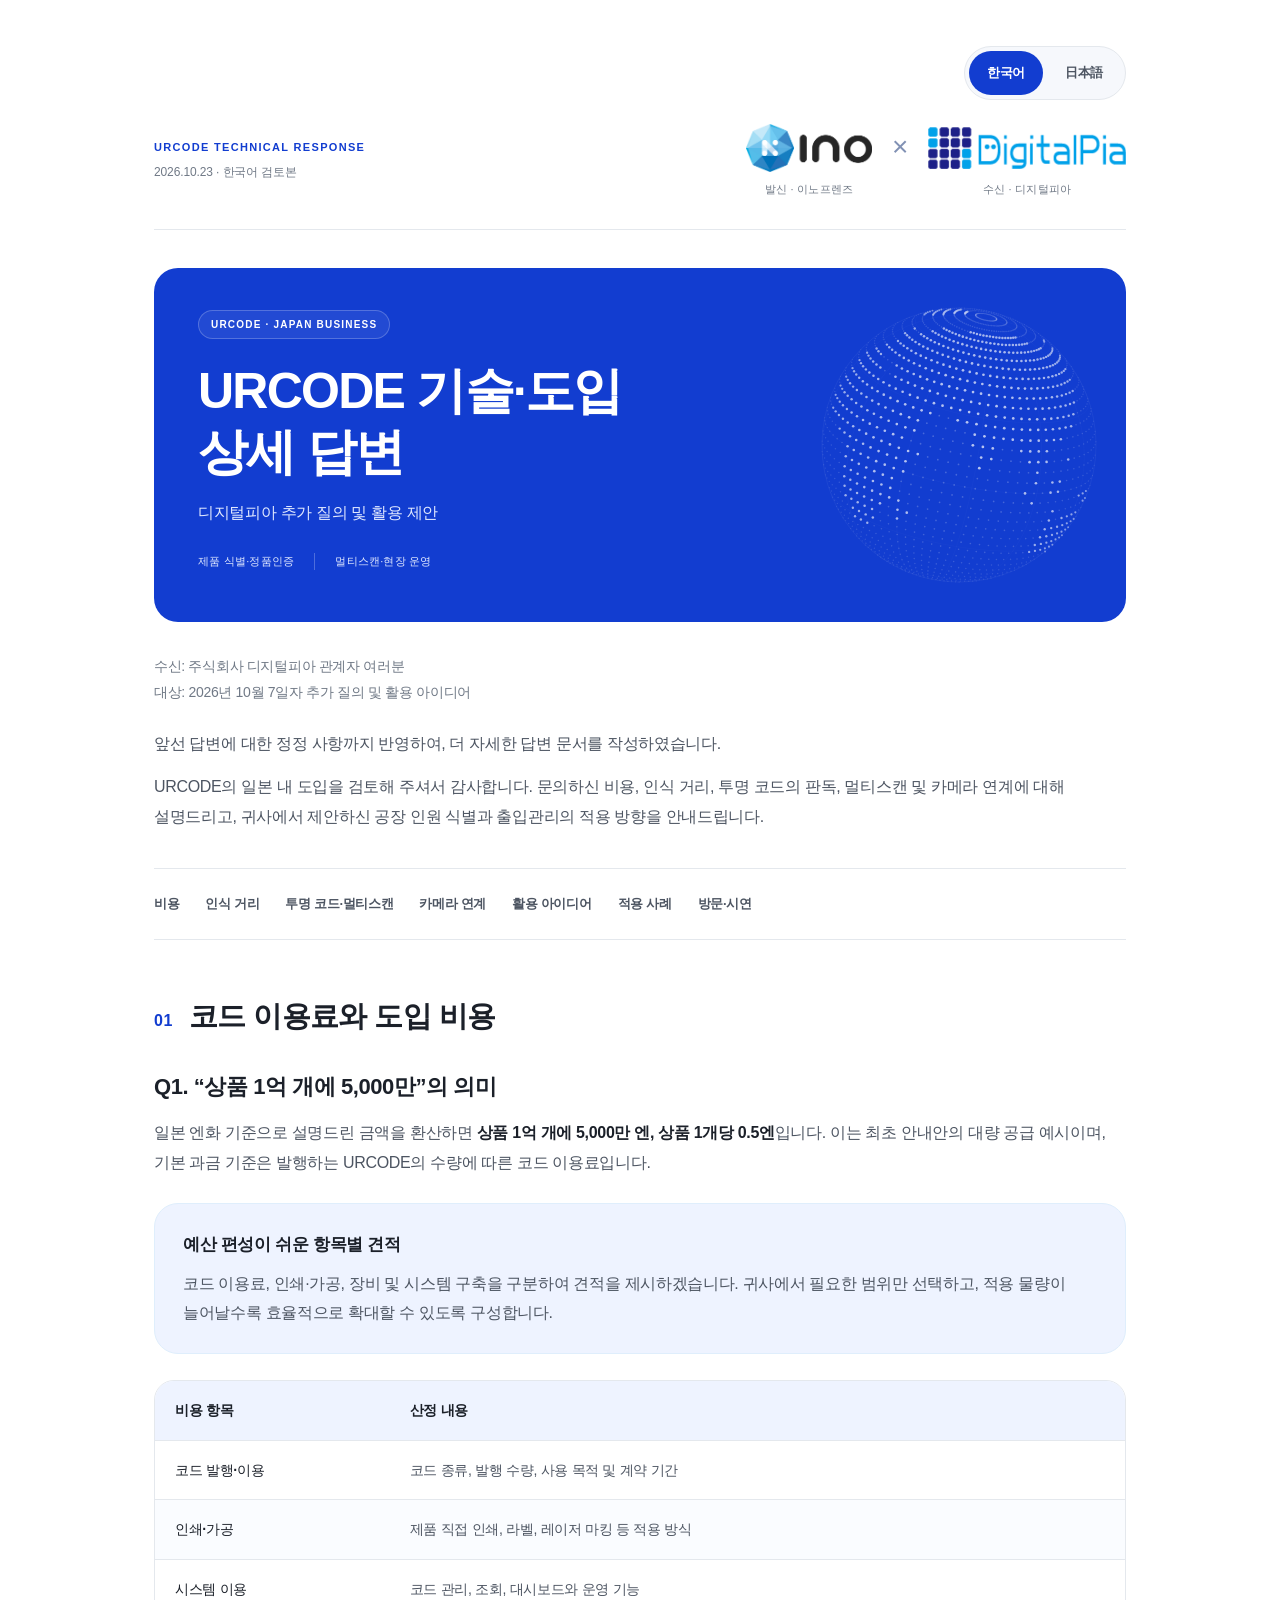
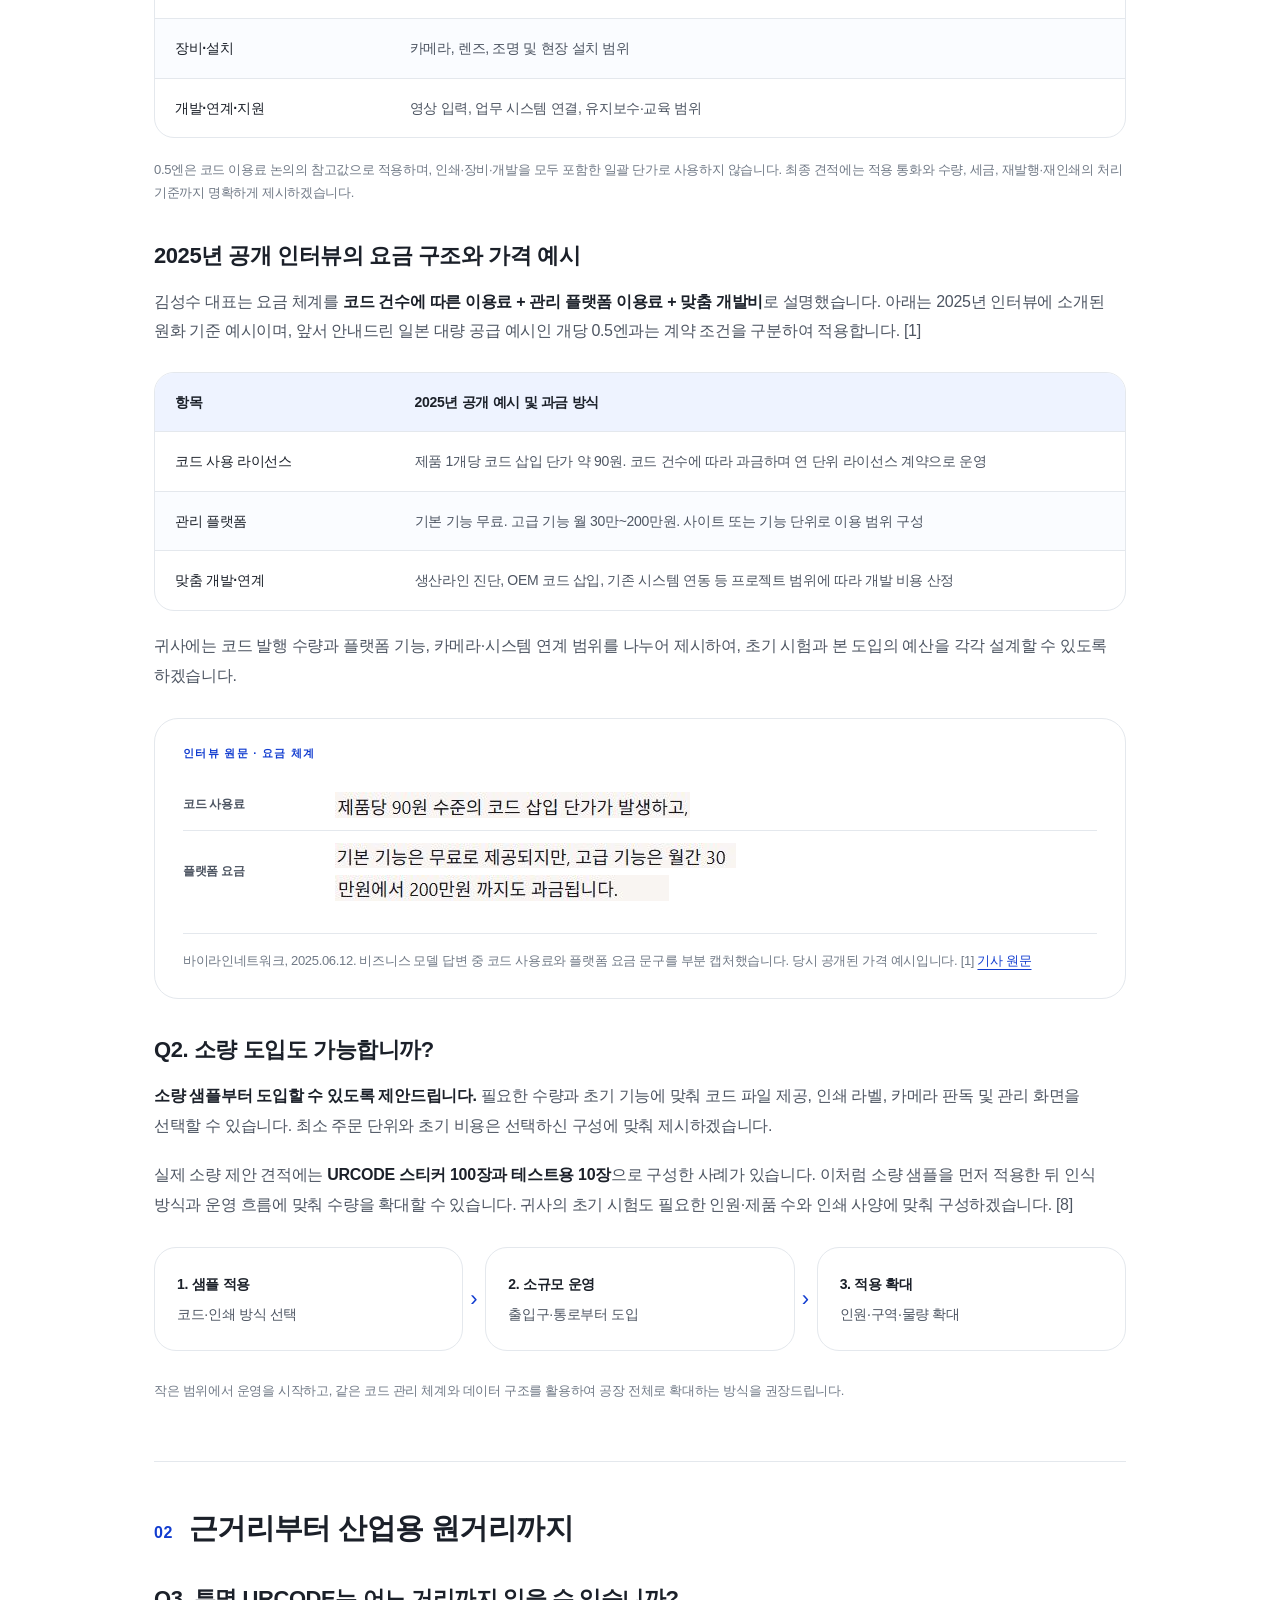
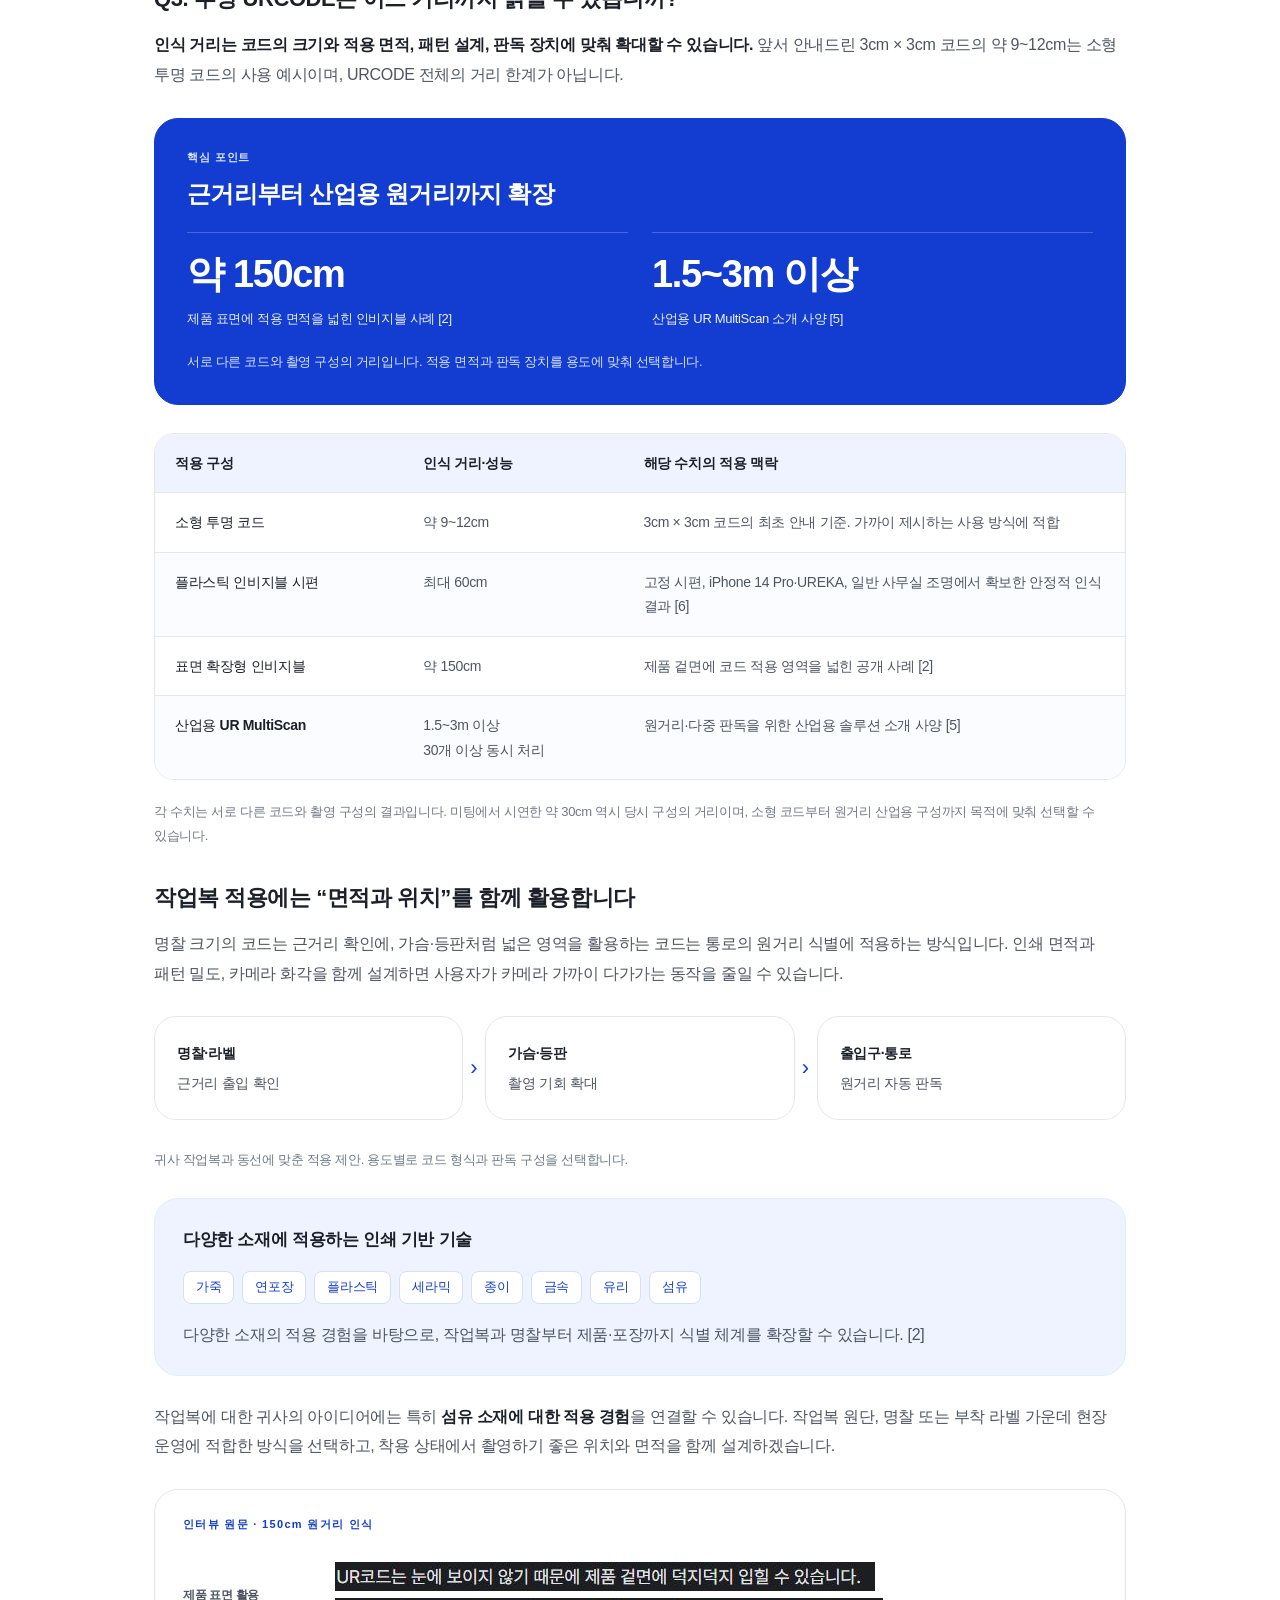
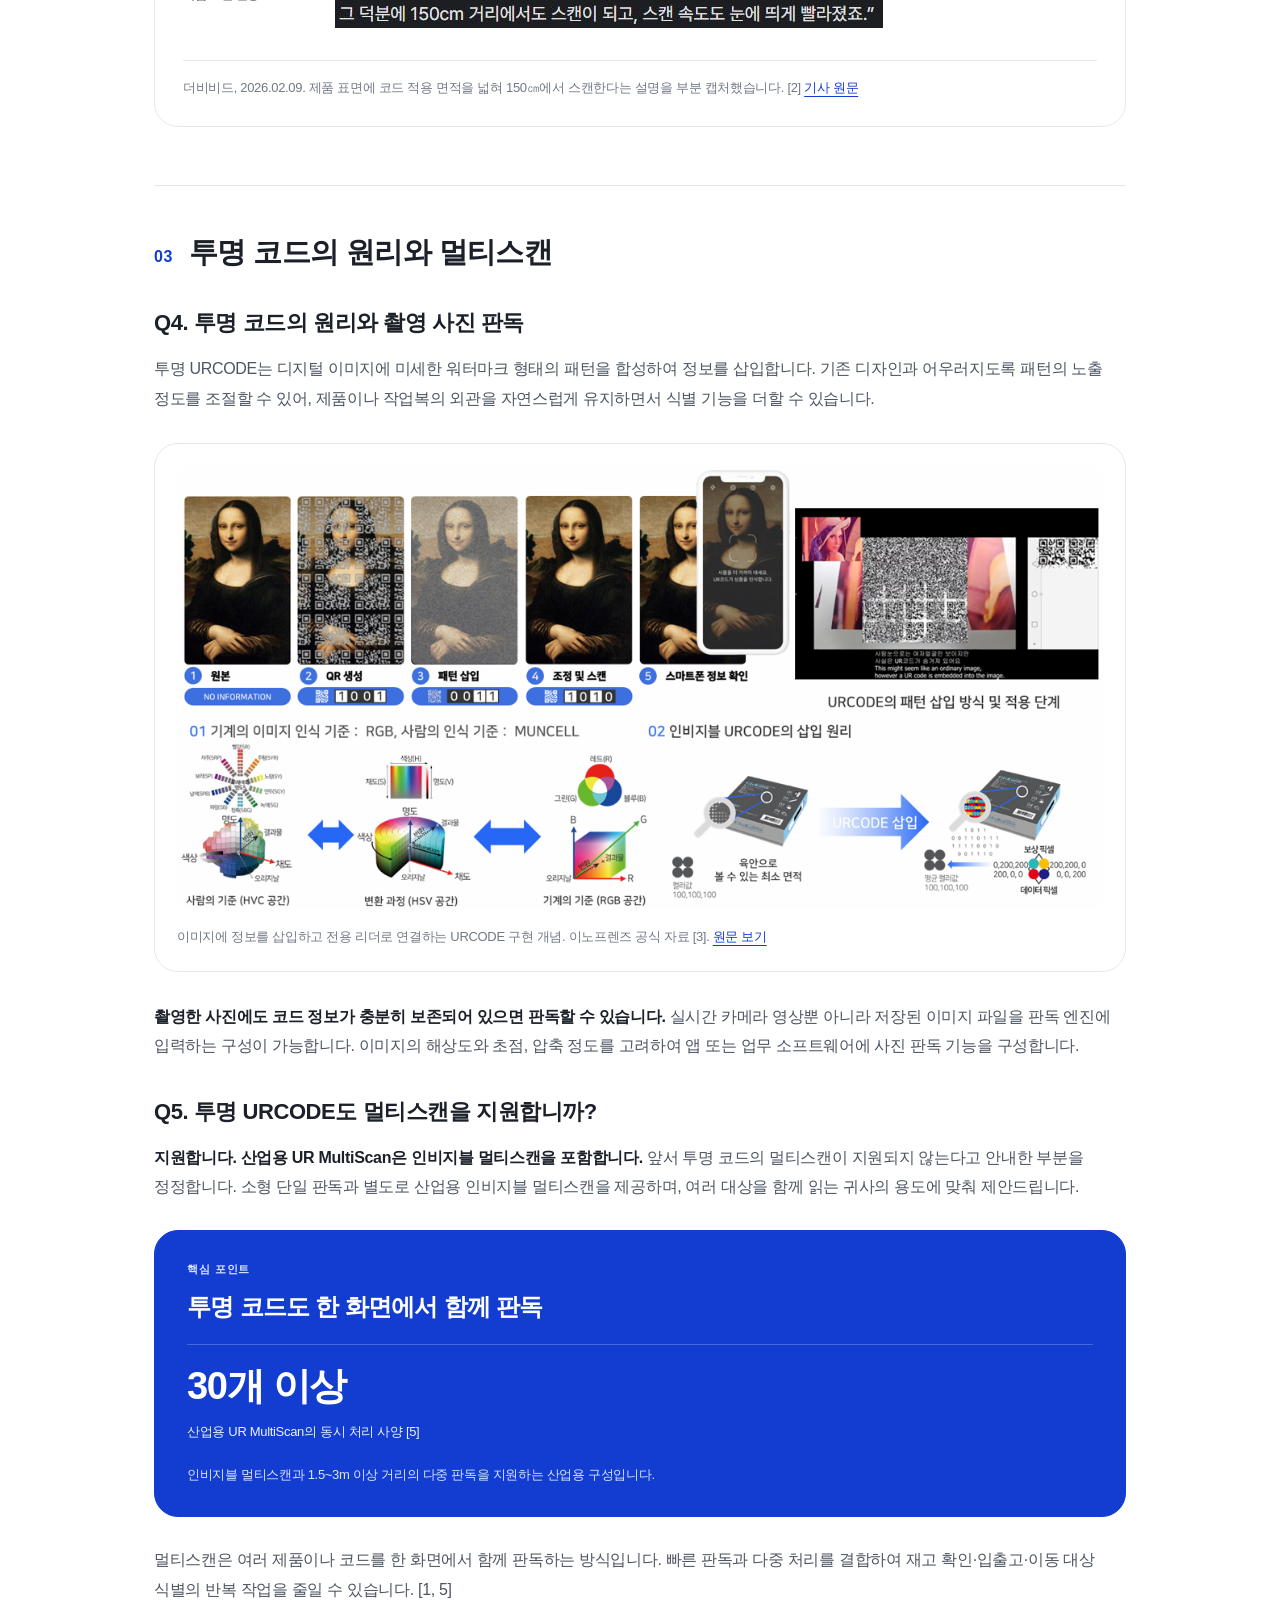
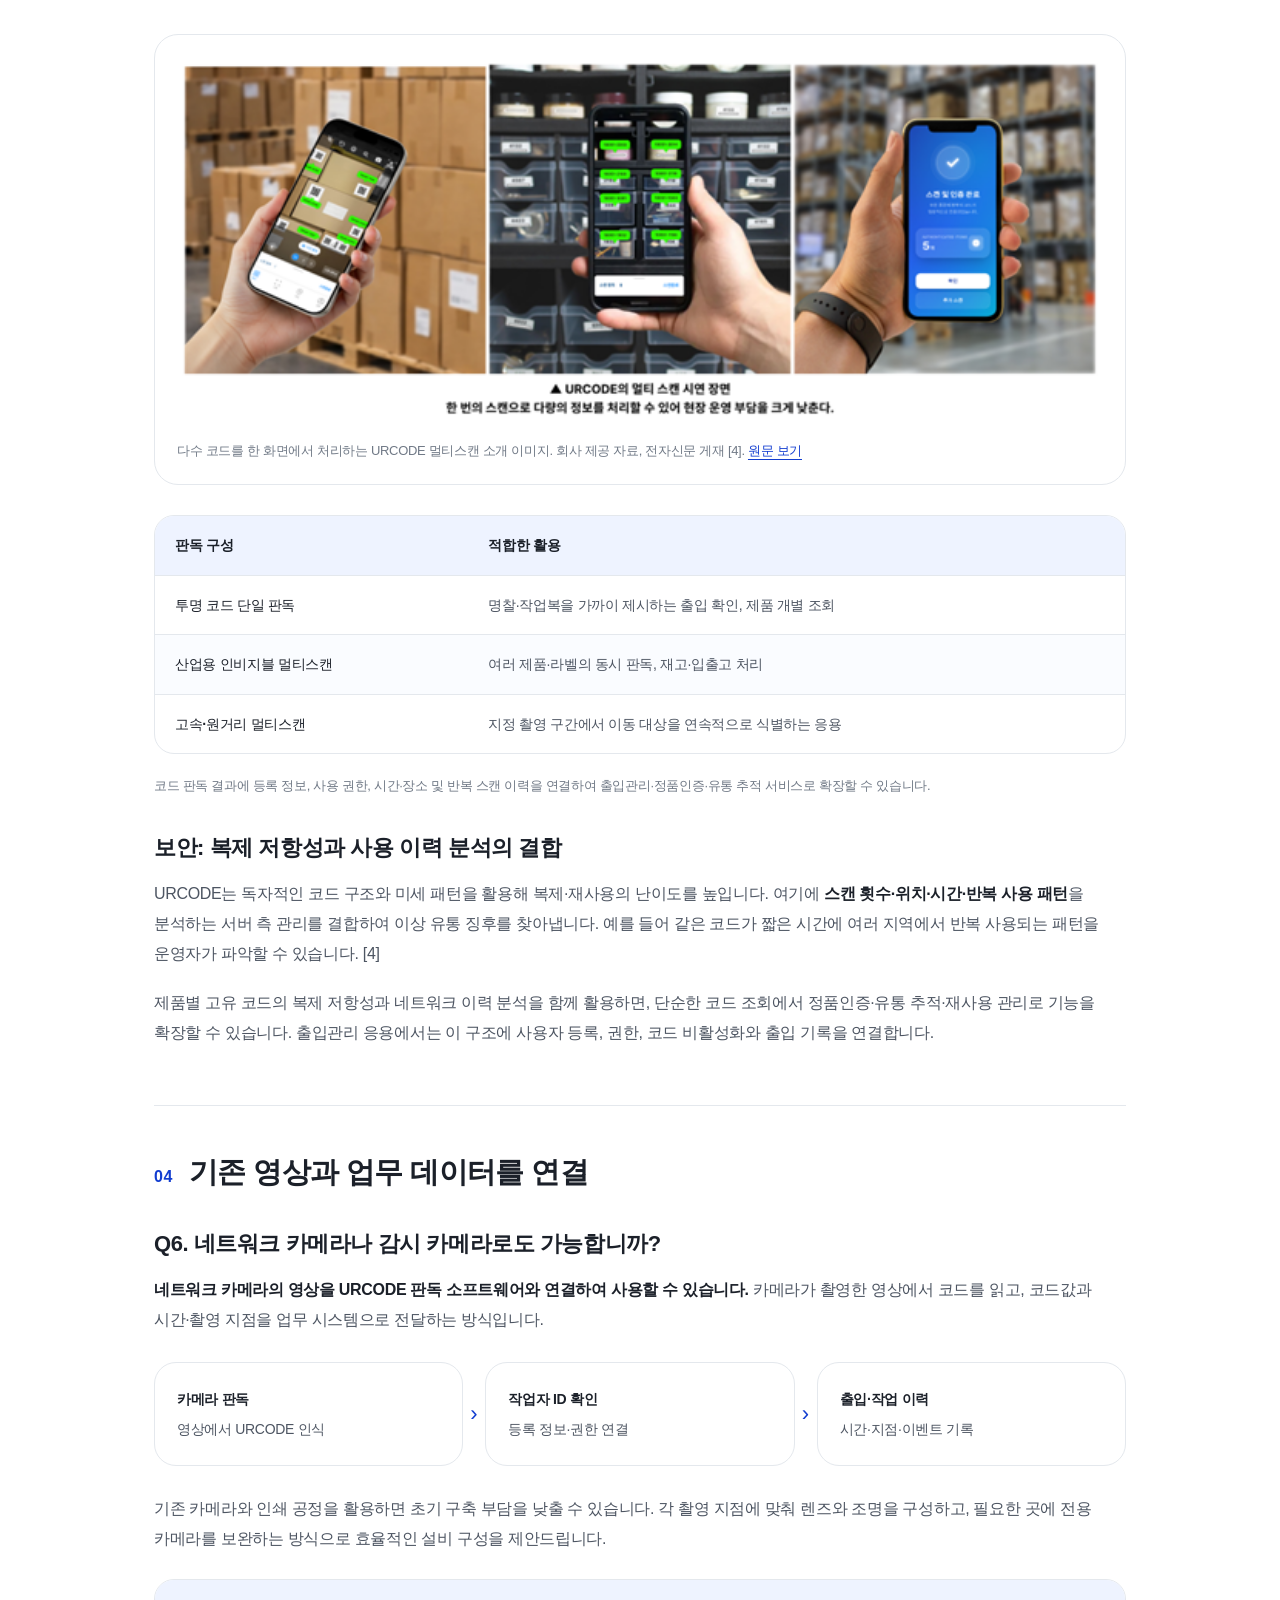
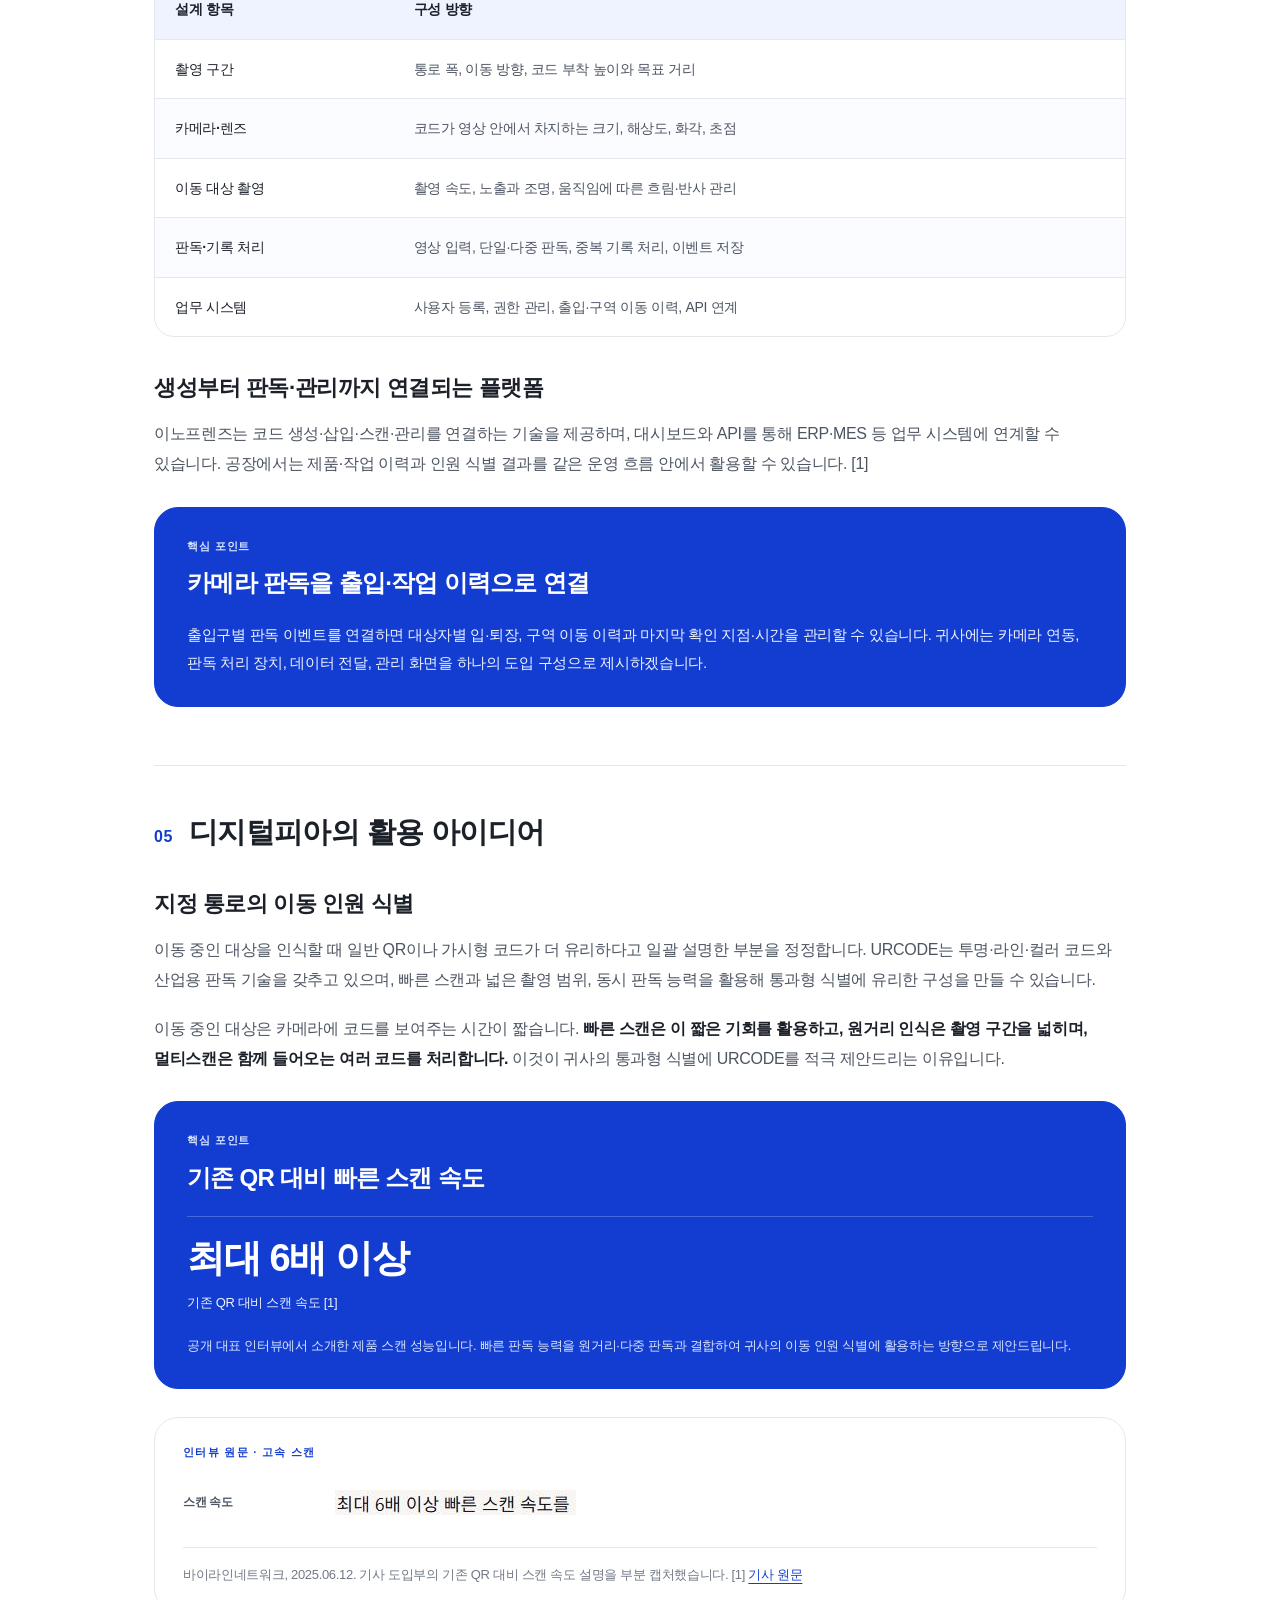
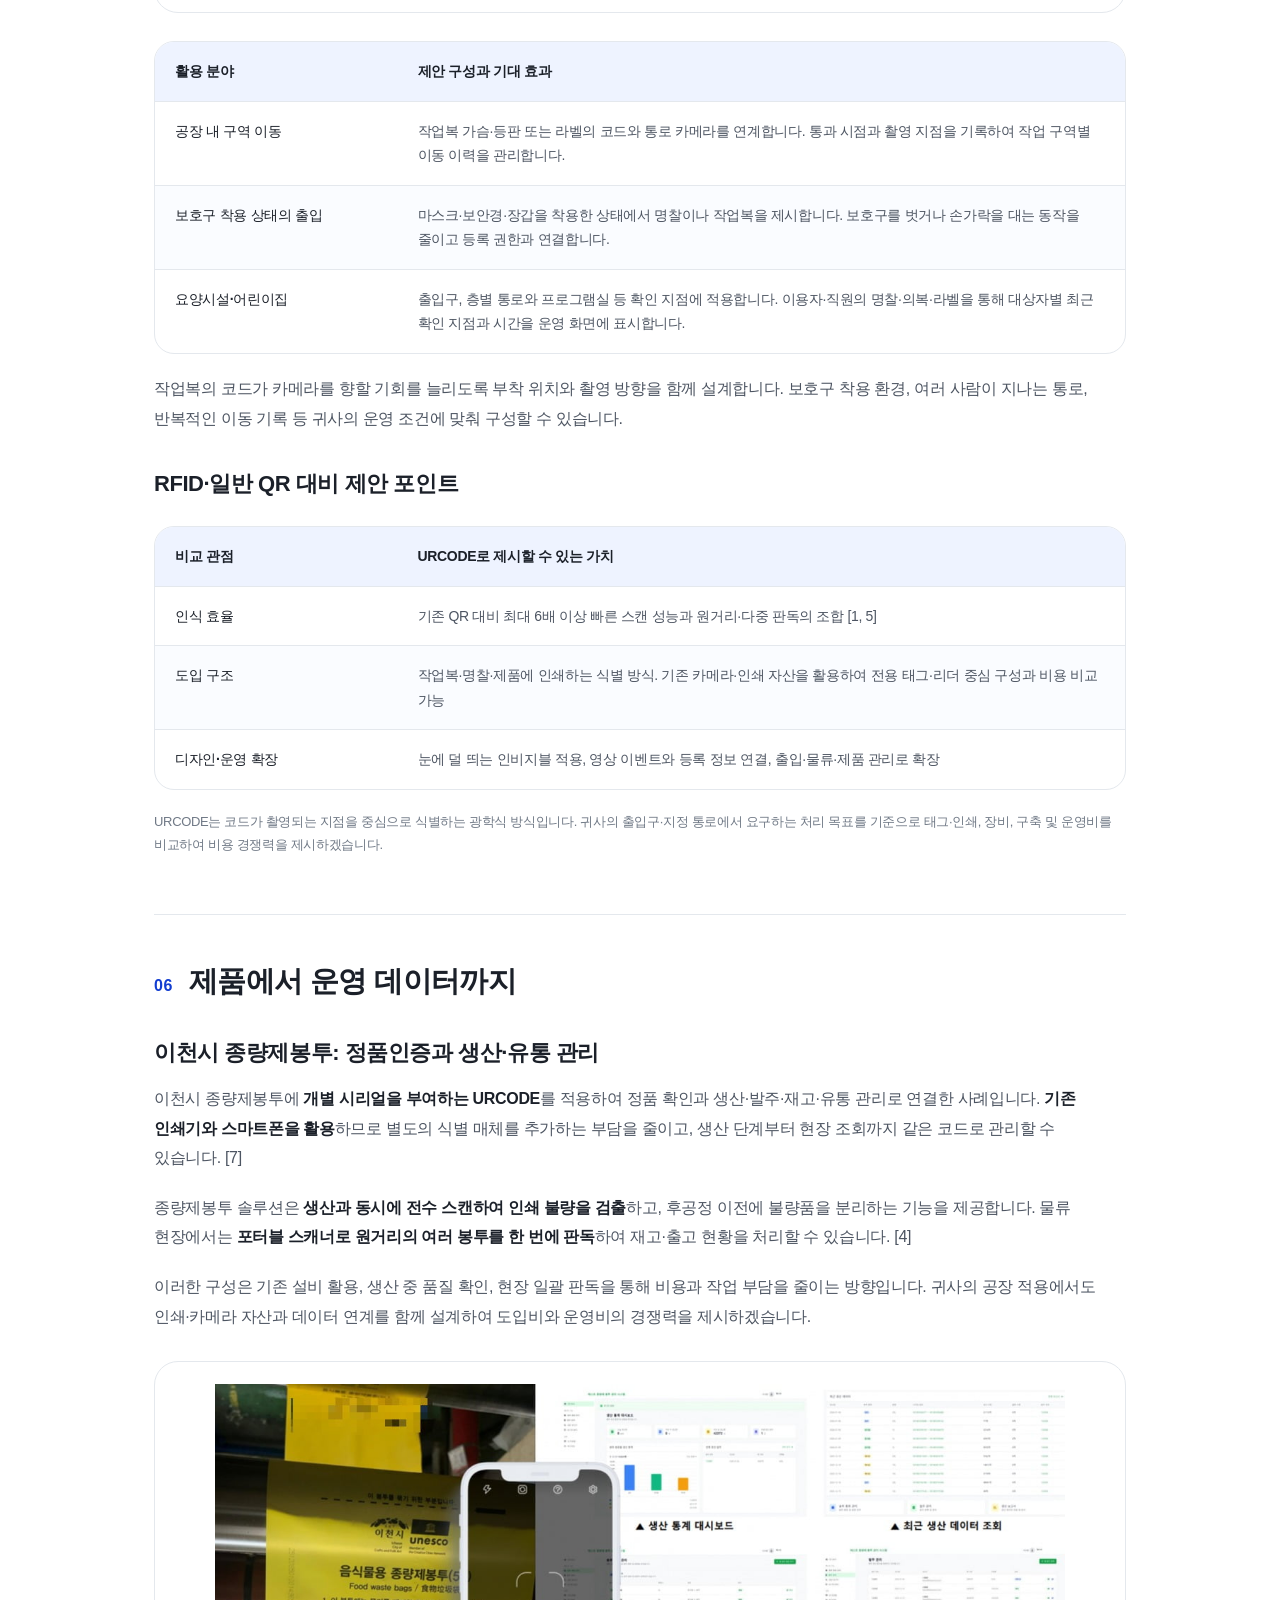
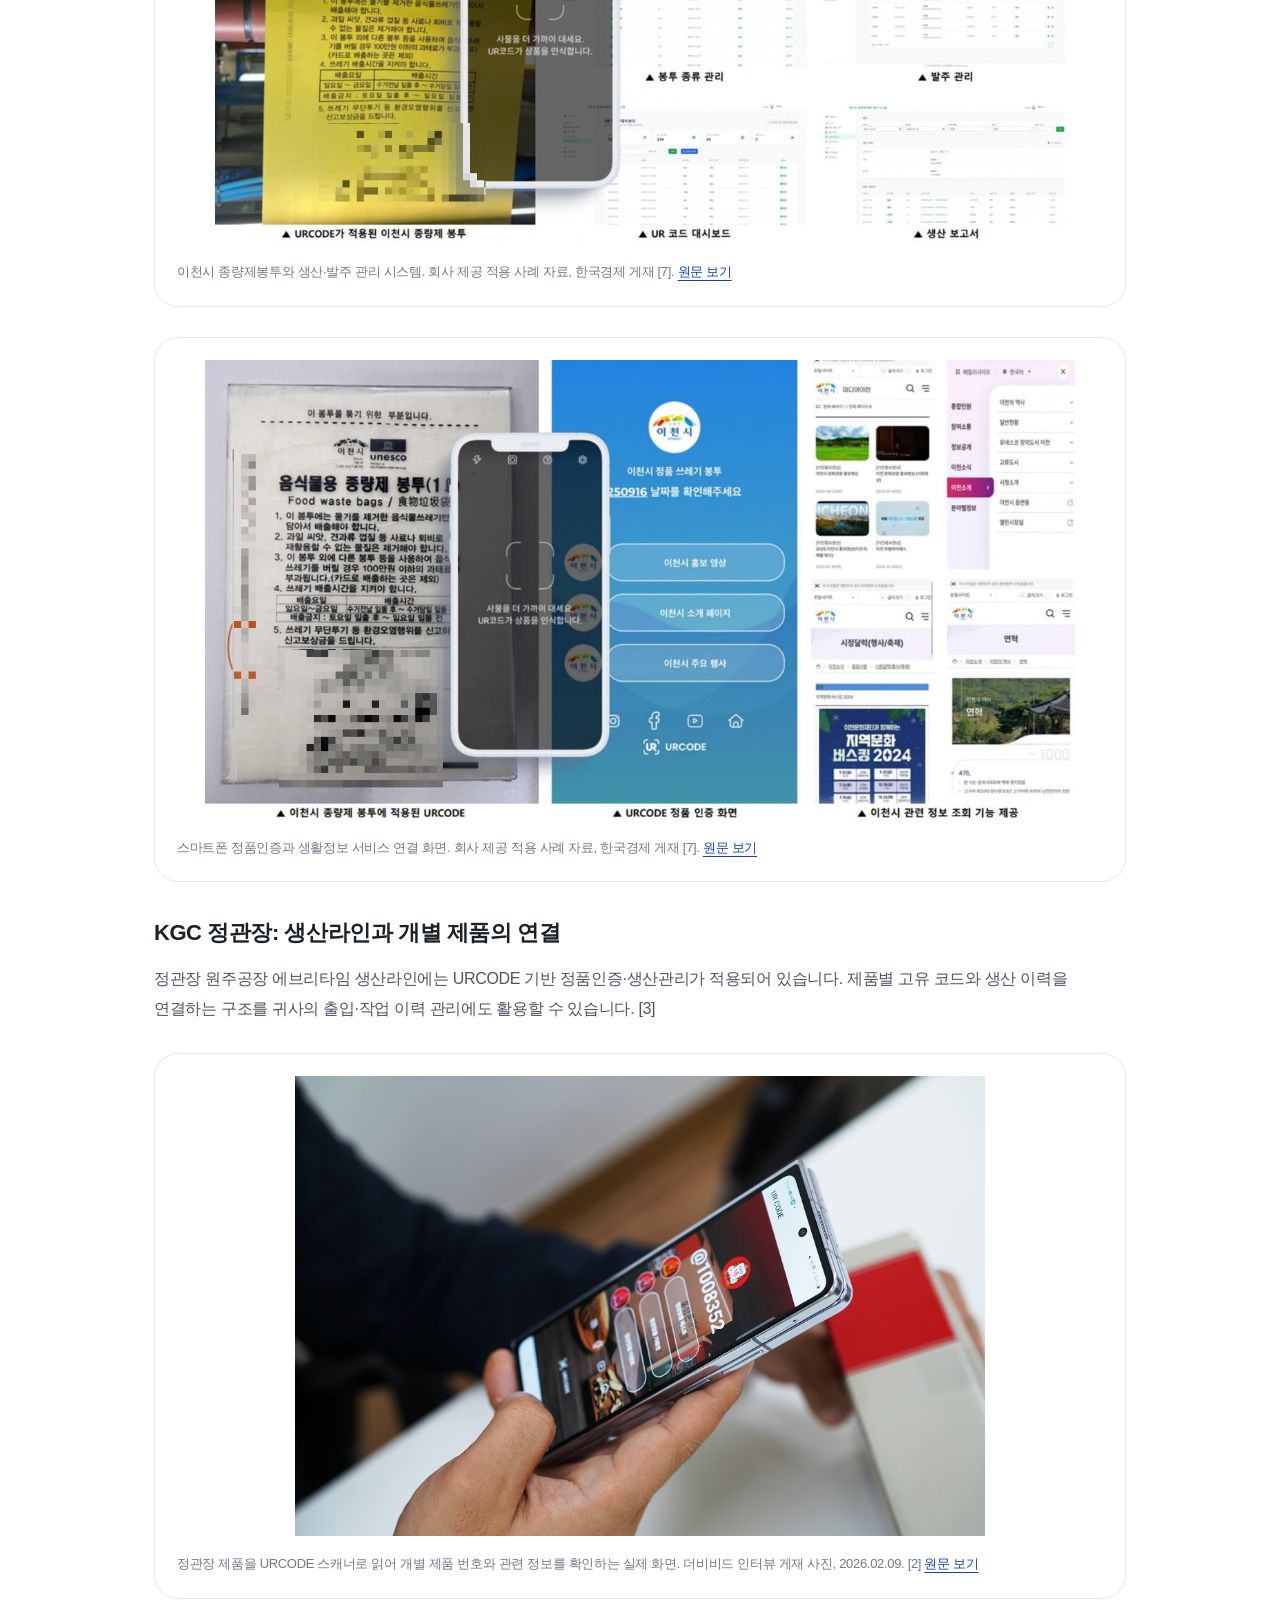
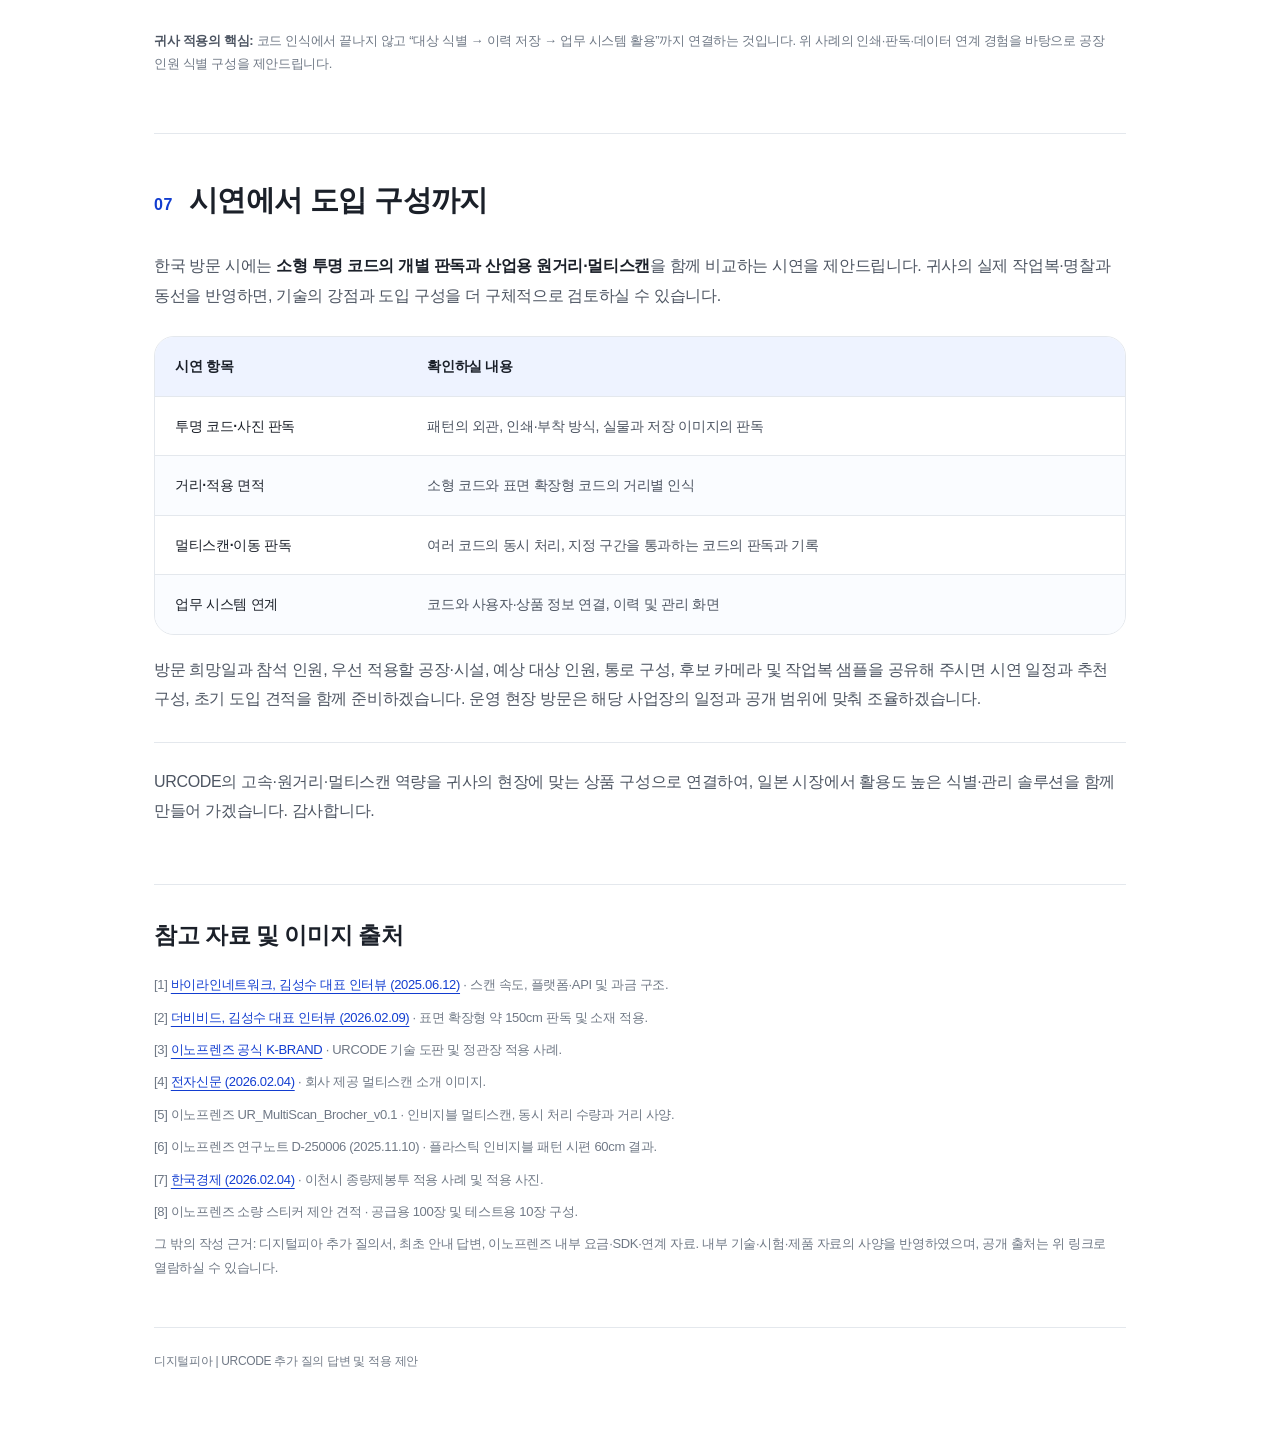
<file: index.html>
<!doctype html>
<html lang="ko">
<head>
  <meta charset="utf-8">
  <meta name="viewport" content="width=device-width,initial-scale=1">
  <meta name="description" content="URCODE 일본 고객사 추가 질의 및 활용 방안에 대한 한국어 검토 문서">
  <title>URCODE 기술·도입 상세 답변 | 한국어 검토본</title>
  <link rel="stylesheet" href="urcode-response.css?v=20261023-3">
  <link rel="alternate" hreflang="ko" href="./">
  <link rel="alternate" hreflang="ja" href="ja.html">
</head>
<body>
<article class="document">
  <div class="language-toolbar">
    <nav class="language-switcher" aria-label="언어 선택">
      <a class="language-button" href="./" lang="ko" hreflang="ko" aria-current="page">한국어</a>
      <a class="language-button" href="ja.html" lang="ja" hreflang="ja">日本語</a>
    </nav>
  </div>
  <div class="masthead">
    <div class="document-meta"><strong>URCODE TECHNICAL RESPONSE</strong><span>2026.10.23 · 한국어 검토본</span></div>
    <div class="brand-lockup" aria-label="발신 이노프렌즈 및 수신 디지털피아">
      <div class="brand"><a href="https://inofriends.com/kbrand" target="_blank" rel="noopener noreferrer"><img class="inofriends-logo" src="assets/inofriends_company_logo.webp" alt="이노프렌즈"></a><small>발신 · 이노프렌즈</small></div>
      <span class="brand-cross" aria-hidden="true">×</span>
      <div class="brand"><a href="https://www.digitalpia.co.jp/" target="_blank" rel="noopener noreferrer"><img class="digitalpia-logo" src="assets/digitalpia_company_logo.png" alt="DigitalPia"></a><small>수신 · 디지털피아</small></div>
    </div>
  </div>
  <main id="document-body" aria-label="문서 본문">
    <!-- 서론: 정정 반영 사실만 언급하며, 구체적인 설명은 해당 질문 항목에 배치합니다. -->
    <header class="intro">
      <div class="document-hero">
        <div class="hero-copy">
          <span class="hero-eyebrow">URCODE · JAPAN BUSINESS</span>
          <h1>URCODE 기술·도입<br>상세 답변</h1>
          <p class="hero-subtitle">디지털피아 추가 질의 및 활용 제안</p>
          <div class="hero-topics"><span>제품 식별·정품인증</span><span>멀티스캔·현장 운영</span></div>
        </div>
        <img class="hero-globe" src="assets/dotted-globe.svg" alt="" aria-hidden="true" width="480" height="480">
      </div>
      <p class="recipient">수신: 주식회사 디지털피아 관계자 여러분<br>대상: 2026년 10월 7일자 추가 질의 및 활용 아이디어</p>
      <p>앞선 답변에 대한 정정 사항까지 반영하여, 더 자세한 답변 문서를 작성하였습니다.</p>
      <p>URCODE의 일본 내 도입을 검토해 주셔서 감사합니다. 문의하신 비용, 인식 거리, 투명 코드의 판독, 멀티스캔 및 카메라 연계에 대해 설명드리고, 귀사에서 제안하신 공장 인원 식별과 출입관리의 적용 방향을 안내드립니다.</p>
    </header>
    <nav class="contents" aria-label="목차"><a href="#pricing">비용</a><a href="#distance">인식 거리</a><a href="#invisible">투명 코드·멀티스캔</a><a href="#camera">카메라 연계</a><a href="#applications">활용 아이디어</a><a href="#cases">적용 사례</a><a href="#visit">방문·시연</a></nav>

<!-- 1. 코드 이용료와 도입 비용: 이 영역의 문장과 표를 수정하시면 됩니다. -->
<section id="pricing">
  <h2><span>01</span>코드 이용료와 도입 비용</h2>
<h3>Q1. “상품 1억 개에 5,000만”의 의미</h3>

<p class="">일본 엔화 기준으로 설명드린 금액을 환산하면 <strong>상품 1억 개에 5,000만 엔, 상품 1개당 0.5엔</strong>입니다. 이는 최초 안내안의 대량 공급 예시이며, 기본 과금 기준은 발행하는 URCODE의 수량에 따른 코드 이용료입니다.</p>

<aside class="callout"><strong class="callout-title">예산 편성이 쉬운 항목별 견적</strong><p>코드 이용료, 인쇄·가공, 장비 및 시스템 구축을 구분하여 견적을 제시하겠습니다. 귀사에서 필요한 범위만 선택하고, 적용 물량이 늘어날수록 효율적으로 확대할 수 있도록 구성합니다.</p></aside>

<div class="table-wrap">
  <table>
    <colgroup><col style="width:24.2%"><col style="width:75.8%"></colgroup>
    <thead><tr><th scope="col">비용 항목</th><th scope="col">산정 내용</th></tr></thead>
    <tbody>
      <tr><td>코드 발행·이용</td><td>코드 종류, 발행 수량, 사용 목적 및 계약 기간</td></tr>
      <tr><td>인쇄·가공</td><td>제품 직접 인쇄, 라벨, 레이저 마킹 등 적용 방식</td></tr>
      <tr><td>시스템 이용</td><td>코드 관리, 조회, 대시보드와 운영 기능</td></tr>
      <tr><td>장비·설치</td><td>카메라, 렌즈, 조명 및 현장 설치 범위</td></tr>
      <tr><td>개발·연계·지원</td><td>영상 입력, 업무 시스템 연결, 유지보수·교육 범위</td></tr>
    </tbody>
  </table>
</div>

<p class="note">0.5엔은 코드 이용료 논의의 참고값으로 적용하며, 인쇄·장비·개발을 모두 포함한 일괄 단가로 사용하지 않습니다. 최종 견적에는 적용 통화와 수량, 세금, 재발행·재인쇄의 처리 기준까지 명확하게 제시하겠습니다.</p>

<h3>2025년 공개 인터뷰의 요금 구조와 가격 예시</h3>

<p class="">김성수 대표는 요금 체계를 <strong>코드 건수에 따른 이용료 + 관리 플랫폼 이용료 + 맞춤 개발비</strong>로 설명했습니다. 아래는 2025년 인터뷰에 소개된 원화 기준 예시이며, 앞서 안내드린 일본 대량 공급 예시인 개당 0.5엔과는 계약 조건을 구분하여 적용합니다. [1]</p>

<div class="table-wrap">
  <table>
    <colgroup><col style="width:24.7%"><col style="width:75.3%"></colgroup>
    <thead><tr><th scope="col">항목</th><th scope="col">2025년 공개 예시 및 과금 방식</th></tr></thead>
    <tbody>
      <tr><td>코드 사용 라이선스</td><td>제품 1개당 코드 삽입 단가 약 90원. 코드 건수에 따라 과금하며 연 단위 라이선스 계약으로 운영</td></tr>
      <tr><td>관리 플랫폼</td><td>기본 기능 무료. 고급 기능 월 30만~200만원. 사이트 또는 기능 단위로 이용 범위 구성</td></tr>
      <tr><td>맞춤 개발·연계</td><td>생산라인 진단, OEM 코드 삽입, 기존 시스템 연동 등 프로젝트 범위에 따라 개발 비용 산정</td></tr>
    </tbody>
  </table>
</div>

<p class="">귀사에는 코드 발행 수량과 플랫폼 기능, 카메라·시스템 연계 범위를 나누어 제시하여, 초기 시험과 본 도입의 예산을 각각 설계할 수 있도록 하겠습니다.</p>

<div class="press-evidence"><figure>
<div class="evidence-label">인터뷰 원문 · 요금 체계</div>
<div class="excerpt-row"><span class="evidence-item-label">코드 사용료</span><div class="excerpt-lines"><img class="actual-excerpt" src="assets/byline_license_excerpt.jpg" alt="제품당 90원 수준의 코드 삽입 단가가 발생하고," loading="lazy"></div></div>
<div class="excerpt-row"><span class="evidence-item-label">플랫폼 요금</span><div class="excerpt-lines"><img class="actual-excerpt" src="assets/byline_platform_excerpt_1.jpg" alt="기본 기능은 무료로 제공되지만, 고급 기능은 월간 30" loading="lazy">
<img class="actual-excerpt" src="assets/byline_platform_excerpt_2.jpg" alt="만원에서 200만원 까지도 과금됩니다." loading="lazy"></div></div>
<figcaption>바이라인네트워크, 2025.06.12. 비즈니스 모델 답변 중 코드 사용료와 플랫폼 요금 문구를 부분 캡처했습니다. 당시 공개된 가격 예시입니다. [1] <a href="https://byline.network/2025/06/12-423/" target="_blank" rel="noopener noreferrer">기사 원문</a></figcaption>
</figure></div>

<h3>Q2. 소량 도입도 가능합니까?</h3>

<p class=""><strong>소량 샘플부터 도입할 수 있도록 제안드립니다.</strong> 필요한 수량과 초기 기능에 맞춰 코드 파일 제공, 인쇄 라벨, 카메라 판독 및 관리 화면을 선택할 수 있습니다. 최소 주문 단위와 초기 비용은 선택하신 구성에 맞춰 제시하겠습니다.</p>

<p class="">실제 소량 제안 견적에는 <strong>URCODE 스티커 100장과 테스트용 10장</strong>으로 구성한 사례가 있습니다. 이처럼 소량 샘플을 먼저 적용한 뒤 인식 방식과 운영 흐름에 맞춰 수량을 확대할 수 있습니다. 귀사의 초기 시험도 필요한 인원·제품 수와 인쇄 사양에 맞춰 구성하겠습니다. [8]</p>

<ol class="flow"><li><strong>1. 샘플 적용</strong><span>코드·인쇄 방식 선택</span></li><li><strong>2. 소규모 운영</strong><span>출입구·통로부터 도입</span></li><li><strong>3. 적용 확대</strong><span>인원·구역·물량 확대</span></li></ol>

<p class="note">작은 범위에서 운영을 시작하고, 같은 코드 관리 체계와 데이터 구조를 활용하여 공장 전체로 확대하는 방식을 권장드립니다.</p>
</section>

<!-- 2. 근거리부터 산업용 원거리까지: 이 영역의 문장과 표를 수정하시면 됩니다. -->
<section id="distance">
  <h2><span>02</span>근거리부터 산업용 원거리까지</h2>
<h3>Q3. 투명 URCODE는 어느 거리까지 읽을 수 있습니까?</h3>

<p class=""><strong>인식 거리는 코드의 크기와 적용 면적, 패턴 설계, 판독 장치에 맞춰 확대할 수 있습니다.</strong> 앞서 안내드린 3cm × 3cm 코드의 약 9~12cm는 소형 투명 코드의 사용 예시이며, URCODE 전체의 거리 한계가 아닙니다.</p>

<aside class="key-message"><span class="key-label">핵심 포인트</span><h4>근거리부터 산업용 원거리까지 확장</h4><div class="key-facts"><div class="key-fact"><strong>약 150cm</strong><span>제품 표면에 적용 면적을 넓힌 인비지블 사례 [2]</span></div><div class="key-fact"><strong>1.5~3m 이상</strong><span>산업용 UR MultiScan 소개 사양 [5]</span></div></div><p class="key-context">서로 다른 코드와 촬영 구성의 거리입니다. 적용 면적과 판독 장치를 용도에 맞춰 선택합니다.</p></aside>

<div class="table-wrap">
  <table>
    <colgroup><col style="width:25.6%"><col style="width:22.7%"><col style="width:51.7%"></colgroup>
    <thead><tr><th scope="col">적용 구성</th><th scope="col">인식 거리·성능</th><th scope="col">해당 수치의 적용 맥락</th></tr></thead>
    <tbody>
      <tr><td>소형 투명 코드</td><td>약 9~12cm</td><td>3cm × 3cm 코드의 최초 안내 기준. 가까이 제시하는 사용 방식에 적합</td></tr>
      <tr><td>플라스틱 인비지블 시편</td><td>최대 60cm</td><td>고정 시편, iPhone 14 Pro·UREKA, 일반 사무실 조명에서 확보한 안정적 인식 결과 [6]</td></tr>
      <tr><td>표면 확장형 인비지블</td><td>약 150cm</td><td>제품 겉면에 코드 적용 영역을 넓힌 공개 사례 [2]</td></tr>
      <tr><td>산업용 UR MultiScan</td><td>1.5~3m 이상<br/>30개 이상 동시 처리</td><td>원거리·다중 판독을 위한 산업용 솔루션 소개 사양 [5]</td></tr>
    </tbody>
  </table>
</div>

<p class="note">각 수치는 서로 다른 코드와 촬영 구성의 결과입니다. 미팅에서 시연한 약 30cm 역시 당시 구성의 거리이며, 소형 코드부터 원거리 산업용 구성까지 목적에 맞춰 선택할 수 있습니다.</p>

<h3>작업복 적용에는 “면적과 위치”를 함께 활용합니다</h3>

<p class="">명찰 크기의 코드는 근거리 확인에, 가슴·등판처럼 넓은 영역을 활용하는 코드는 통로의 원거리 식별에 적용하는 방식입니다. 인쇄 면적과 패턴 밀도, 카메라 화각을 함께 설계하면 사용자가 카메라 가까이 다가가는 동작을 줄일 수 있습니다.</p>

<ol class="flow"><li><strong>명찰·라벨</strong><span>근거리 출입 확인</span></li><li><strong>가슴·등판</strong><span>촬영 기회 확대</span></li><li><strong>출입구·통로</strong><span>원거리 자동 판독</span></li></ol><p class="note">귀사 작업복과 동선에 맞춘 적용 제안. 용도별로 코드 형식과 판독 구성을 선택합니다.</p>

<aside class="callout"><strong class="callout-title">다양한 소재에 적용하는 인쇄 기반 기술</strong><ul class="material-list" aria-label="적용 소재"><li>가죽</li><li>연포장</li><li>플라스틱</li><li>세라믹</li><li>종이</li><li>금속</li><li>유리</li><li>섬유</li></ul><p>다양한 소재의 적용 경험을 바탕으로, 작업복과 명찰부터 제품·포장까지 식별 체계를 확장할 수 있습니다. [2]</p></aside>

<p class="">작업복에 대한 귀사의 아이디어에는 특히 <strong>섬유 소재에 대한 적용 경험</strong>을 연결할 수 있습니다. 작업복 원단, 명찰 또는 부착 라벨 가운데 현장 운영에 적합한 방식을 선택하고, 착용 상태에서 촬영하기 좋은 위치와 면적을 함께 설계하겠습니다.</p>

<div class="press-evidence"><figure>
<div class="evidence-label">인터뷰 원문 · 150cm 원거리 인식</div>
<div class="excerpt-row"><span class="evidence-item-label">제품 표면 활용</span><div class="excerpt-lines"><img class="actual-excerpt" src="assets/vivid_distance_excerpt_1.jpg" alt="UR코드는 눈에 보이지 않기 때문에 제품 겉면에 덕지덕지 입힐 수 있습니다." loading="lazy">
<img class="actual-excerpt" src="assets/vivid_distance_excerpt_2.jpg" alt="그 덕분에 150㎝ 거리에서도 스캔이 되고, 스캔 속도도 눈에 띄게 빨라졌죠." loading="lazy"></div></div>
<figcaption>더비비드, 2026.02.09. 제품 표면에 코드 적용 면적을 넓혀 150㎝에서 스캔한다는 설명을 부분 캡처했습니다. [2] <a href="https://v.daum.net/v/KOgcLMAiin" target="_blank" rel="noopener noreferrer">기사 원문</a></figcaption>
</figure></div>
</section>

<!-- 3. 투명 코드의 원리와 멀티스캔: 이 영역의 문장과 표를 수정하시면 됩니다. -->
<section id="invisible">
  <h2><span>03</span>투명 코드의 원리와 멀티스캔</h2>
<h3>Q4. 투명 코드의 원리와 촬영 사진 판독</h3>

<p class="">투명 URCODE는 디지털 이미지에 미세한 워터마크 형태의 패턴을 합성하여 정보를 삽입합니다. 기존 디자인과 어우러지도록 패턴의 노출 정도를 조절할 수 있어, 제품이나 작업복의 외관을 자연스럽게 유지하면서 식별 기능을 더할 수 있습니다.</p>

<figure>
  <img src="assets/urcode_product_official.png" alt="이노프렌즈 공식 자료 [3]." loading="lazy">
  <figcaption>이미지에 정보를 삽입하고 전용 리더로 연결하는 URCODE 구현 개념. 이노프렌즈 공식 자료 [3]. <a href="https://inofriends.com/kbrand" target="_blank" rel="noopener noreferrer">원문 보기</a></figcaption>
</figure>

<p class=""><strong>촬영한 사진에도 코드 정보가 충분히 보존되어 있으면 판독할 수 있습니다.</strong> 실시간 카메라 영상뿐 아니라 저장된 이미지 파일을 판독 엔진에 입력하는 구성이 가능합니다. 이미지의 해상도와 초점, 압축 정도를 고려하여 앱 또는 업무 소프트웨어에 사진 판독 기능을 구성합니다.</p>

<h3>Q5. 투명 URCODE도 멀티스캔을 지원합니까?</h3>

<p class=""><strong>지원합니다. 산업용 UR MultiScan은 인비지블 멀티스캔을 포함합니다.</strong> 앞서 투명 코드의 멀티스캔이 지원되지 않는다고 안내한 부분을 정정합니다. 소형 단일 판독과 별도로 산업용 인비지블 멀티스캔을 제공하며, 여러 대상을 함께 읽는 귀사의 용도에 맞춰 제안드립니다.</p>

<aside class="key-message"><span class="key-label">핵심 포인트</span><h4>투명 코드도 한 화면에서 함께 판독</h4><div class="key-facts"><div class="key-fact"><strong>30개 이상</strong><span>산업용 UR MultiScan의 동시 처리 사양 [5]</span></div></div><p class="key-context">인비지블 멀티스캔과 1.5~3m 이상 거리의 다중 판독을 지원하는 산업용 구성입니다.</p></aside>

<p class="">멀티스캔은 여러 제품이나 코드를 한 화면에서 함께 판독하는 방식입니다. 빠른 판독과 다중 처리를 결합하여 재고 확인·입출고·이동 대상 식별의 반복 작업을 줄일 수 있습니다. [1, 5]</p>

<figure>
  <img src="assets/urcode_multiscan.png" alt="회사 제공 자료, 전자신문 게재 [4]." loading="lazy">
  <figcaption>다수 코드를 한 화면에서 처리하는 URCODE 멀티스캔 소개 이미지. 회사 제공 자료, 전자신문 게재 [4]. <a href="https://m.etnews.com/20260204000333" target="_blank" rel="noopener noreferrer">원문 보기</a></figcaption>
</figure>

<div class="table-wrap">
  <table>
    <colgroup><col style="width:32.3%"><col style="width:67.7%"></colgroup>
    <thead><tr><th scope="col">판독 구성</th><th scope="col">적합한 활용</th></tr></thead>
    <tbody>
      <tr><td>투명 코드 단일 판독</td><td>명찰·작업복을 가까이 제시하는 출입 확인, 제품 개별 조회</td></tr>
      <tr><td>산업용 인비지블 멀티스캔</td><td>여러 제품·라벨의 동시 판독, 재고·입출고 처리</td></tr>
      <tr><td>고속·원거리 멀티스캔</td><td>지정 촬영 구간에서 이동 대상을 연속적으로 식별하는 응용</td></tr>
    </tbody>
  </table>
</div>

<p class="note">코드 판독 결과에 등록 정보, 사용 권한, 시간·장소 및 반복 스캔 이력을 연결하여 출입관리·정품인증·유통 추적 서비스로 확장할 수 있습니다.</p>

<h3>보안: 복제 저항성과 사용 이력 분석의 결합</h3>

<p class="">URCODE는 독자적인 코드 구조와 미세 패턴을 활용해 복제·재사용의 난이도를 높입니다. 여기에 <strong>스캔 횟수·위치·시간·반복 사용 패턴</strong>을 분석하는 서버 측 관리를 결합하여 이상 유통 징후를 찾아냅니다. 예를 들어 같은 코드가 짧은 시간에 여러 지역에서 반복 사용되는 패턴을 운영자가 파악할 수 있습니다. [4]</p>

<p class="">제품별 고유 코드의 복제 저항성과 네트워크 이력 분석을 함께 활용하면, 단순한 코드 조회에서 정품인증·유통 추적·재사용 관리로 기능을 확장할 수 있습니다. 출입관리 응용에서는 이 구조에 사용자 등록, 권한, 코드 비활성화와 출입 기록을 연결합니다.</p>
</section>

<!-- 4. 기존 영상과 업무 데이터를 연결: 이 영역의 문장과 표를 수정하시면 됩니다. -->
<section id="camera">
  <h2><span>04</span>기존 영상과 업무 데이터를 연결</h2>
<h3>Q6. 네트워크 카메라나 감시 카메라로도 가능합니까?</h3>

<p class=""><strong>네트워크 카메라의 영상을 URCODE 판독 소프트웨어와 연결하여 사용할 수 있습니다.</strong> 카메라가 촬영한 영상에서 코드를 읽고, 코드값과 시간·촬영 지점을 업무 시스템으로 전달하는 방식입니다.</p>

<ol class="flow"><li><strong>카메라 판독</strong><span>영상에서 URCODE 인식</span></li><li><strong>작업자 ID 확인</strong><span>등록 정보·권한 연결</span></li><li><strong>출입·작업 이력</strong><span>시간·지점·이벤트 기록</span></li></ol>

<p class="">기존 카메라와 인쇄 공정을 활용하면 초기 구축 부담을 낮출 수 있습니다. 각 촬영 지점에 맞춰 렌즈와 조명을 구성하고, 필요한 곳에 전용 카메라를 보완하는 방식으로 효율적인 설비 구성을 제안드립니다.</p>

<div class="table-wrap">
  <table>
    <colgroup><col style="width:24.6%"><col style="width:75.4%"></colgroup>
    <thead><tr><th scope="col">설계 항목</th><th scope="col">구성 방향</th></tr></thead>
    <tbody>
      <tr><td>촬영 구간</td><td>통로 폭, 이동 방향, 코드 부착 높이와 목표 거리</td></tr>
      <tr><td>카메라·렌즈</td><td>코드가 영상 안에서 차지하는 크기, 해상도, 화각, 초점</td></tr>
      <tr><td>이동 대상 촬영</td><td>촬영 속도, 노출과 조명, 움직임에 따른 흐림·반사 관리</td></tr>
      <tr><td>판독·기록 처리</td><td>영상 입력, 단일·다중 판독, 중복 기록 처리, 이벤트 저장</td></tr>
      <tr><td>업무 시스템</td><td>사용자 등록, 권한 관리, 출입·구역 이동 이력, API 연계</td></tr>
    </tbody>
  </table>
</div>

<h3>생성부터 판독·관리까지 연결되는 플랫폼</h3>

<p class="">이노프렌즈는 코드 생성·삽입·스캔·관리를 연결하는 기술을 제공하며, 대시보드와 API를 통해 ERP·MES 등 업무 시스템에 연계할 수 있습니다. 공장에서는 제품·작업 이력과 인원 식별 결과를 같은 운영 흐름 안에서 활용할 수 있습니다. [1]</p>

<aside class="key-message"><span class="key-label">핵심 포인트</span><h4>카메라 판독을 출입·작업 이력으로 연결</h4><p>출입구별 판독 이벤트를 연결하면 대상자별 입·퇴장, 구역 이동 이력과 마지막 확인 지점·시간을 관리할 수 있습니다. 귀사에는 카메라 연동, 판독 처리 장치, 데이터 전달, 관리 화면을 하나의 도입 구성으로 제시하겠습니다.</p></aside>
</section>

<!-- 5. 디지털피아의 활용 아이디어: 이 영역의 문장과 표를 수정하시면 됩니다. -->
<section id="applications">
  <h2><span>05</span>디지털피아의 활용 아이디어</h2>
<h3>지정 통로의 이동 인원 식별</h3>

<p class="">이동 중인 대상을 인식할 때 일반 QR이나 가시형 코드가 더 유리하다고 일괄 설명한 부분을 정정합니다. URCODE는 투명·라인·컬러 코드와 산업용 판독 기술을 갖추고 있으며, 빠른 스캔과 넓은 촬영 범위, 동시 판독 능력을 활용해 통과형 식별에 유리한 구성을 만들 수 있습니다.</p>

<p class="">이동 중인 대상은 카메라에 코드를 보여주는 시간이 짧습니다. <strong>빠른 스캔은 이 짧은 기회를 활용하고, 원거리 인식은 촬영 구간을 넓히며, 멀티스캔은 함께 들어오는 여러 코드를 처리합니다.</strong> 이것이 귀사의 통과형 식별에 URCODE를 적극 제안드리는 이유입니다.</p>

<aside class="key-message"><span class="key-label">핵심 포인트</span><h4>기존 QR 대비 빠른 스캔 속도</h4><div class="key-facts"><div class="key-fact"><strong>최대 6배 이상</strong><span>기존 QR 대비 스캔 속도 [1]</span></div></div><p class="key-context">공개 대표 인터뷰에서 소개한 제품 스캔 성능입니다. 빠른 판독 능력을 원거리·다중 판독과 결합하여 귀사의 이동 인원 식별에 활용하는 방향으로 제안드립니다.</p></aside>

<div class="press-evidence"><figure>
<div class="evidence-label">인터뷰 원문 · 고속 스캔</div>
<div class="excerpt-row"><span class="evidence-item-label">스캔 속도</span><div class="excerpt-lines"><img class="actual-excerpt" src="assets/byline_speed_excerpt.jpg" alt="최대 6배 이상 빠른 스캔 속도를" loading="lazy"></div></div>
<figcaption>바이라인네트워크, 2025.06.12. 기사 도입부의 기존 QR 대비 스캔 속도 설명을 부분 캡처했습니다. [1] <a href="https://byline.network/2025/06/12-423/" target="_blank" rel="noopener noreferrer">기사 원문</a></figcaption>
</figure></div>

<div class="table-wrap">
  <table>
    <colgroup><col style="width:25.0%"><col style="width:75.0%"></colgroup>
    <thead><tr><th scope="col">활용 분야</th><th scope="col">제안 구성과 기대 효과</th></tr></thead>
    <tbody>
      <tr><td>공장 내 구역 이동</td><td>작업복 가슴·등판 또는 라벨의 코드와 통로 카메라를 연계합니다. 통과 시점과 촬영 지점을 기록하여 작업 구역별 이동 이력을 관리합니다.</td></tr>
      <tr><td>보호구 착용 상태의 출입</td><td>마스크·보안경·장갑을 착용한 상태에서 명찰이나 작업복을 제시합니다. 보호구를 벗거나 손가락을 대는 동작을 줄이고 등록 권한과 연결합니다.</td></tr>
      <tr><td>요양시설·어린이집</td><td>출입구, 층별 통로와 프로그램실 등 확인 지점에 적용합니다. 이용자·직원의 명찰·의복·라벨을 통해 대상자별 최근 확인 지점과 시간을 운영 화면에 표시합니다.</td></tr>
    </tbody>
  </table>
</div>

<p class="">작업복의 코드가 카메라를 향할 기회를 늘리도록 부착 위치와 촬영 방향을 함께 설계합니다. 보호구 착용 환경, 여러 사람이 지나는 통로, 반복적인 이동 기록 등 귀사의 운영 조건에 맞춰 구성할 수 있습니다.</p>

<h3>RFID·일반 QR 대비 제안 포인트</h3>

<div class="table-wrap">
  <table>
    <colgroup><col style="width:25.0%"><col style="width:75.0%"></colgroup>
    <thead><tr><th scope="col">비교 관점</th><th scope="col">URCODE로 제시할 수 있는 가치</th></tr></thead>
    <tbody>
      <tr><td>인식 효율</td><td>기존 QR 대비 최대 6배 이상 빠른 스캔 성능과 원거리·다중 판독의 조합 [1, 5]</td></tr>
      <tr><td>도입 구조</td><td>작업복·명찰·제품에 인쇄하는 식별 방식. 기존 카메라·인쇄 자산을 활용하여 전용 태그·리더 중심 구성과 비용 비교 가능</td></tr>
      <tr><td>디자인·운영 확장</td><td>눈에 덜 띄는 인비지블 적용, 영상 이벤트와 등록 정보 연결, 출입·물류·제품 관리로 확장</td></tr>
    </tbody>
  </table>
</div>

<p class="note">URCODE는 코드가 촬영되는 지점을 중심으로 식별하는 광학식 방식입니다. 귀사의 출입구·지정 통로에서 요구하는 처리 목표를 기준으로 태그·인쇄, 장비, 구축 및 운영비를 비교하여 비용 경쟁력을 제시하겠습니다.</p>
</section>

<!-- 6. 제품에서 운영 데이터까지: 이 영역의 문장과 표를 수정하시면 됩니다. -->
<section id="cases">
  <h2><span>06</span>제품에서 운영 데이터까지</h2>
<h3>이천시 종량제봉투: 정품인증과 생산·유통 관리</h3>

<p class="">이천시 종량제봉투에 <strong>개별 시리얼을 부여하는 URCODE</strong>를 적용하여 정품 확인과 생산·발주·재고·유통 관리로 연결한 사례입니다. <strong>기존 인쇄기와 스마트폰을 활용</strong>하므로 별도의 식별 매체를 추가하는 부담을 줄이고, 생산 단계부터 현장 조회까지 같은 코드로 관리할 수 있습니다. [7]</p>

<p class="">종량제봉투 솔루션은 <strong>생산과 동시에 전수 스캔하여 인쇄 불량을 검출</strong>하고, 후공정 이전에 불량품을 분리하는 기능을 제공합니다. 물류 현장에서는 <strong>포터블 스캐너로 원거리의 여러 봉투를 한 번에 판독</strong>하여 재고·출고 현황을 처리할 수 있습니다. [4]</p>

<p class="">이러한 구성은 기존 설비 활용, 생산 중 품질 확인, 현장 일괄 판독을 통해 비용과 작업 부담을 줄이는 방향입니다. 귀사의 공장 적용에서도 인쇄·카메라 자산과 데이터 연계를 함께 설계하여 도입비와 운영비의 경쟁력을 제시하겠습니다.</p>

<figure>
  <img src="assets/icheon_bag.jpg" alt="회사 제공 적용 사례 자료, 한국경제 게재 [7]." loading="lazy">
  <figcaption>이천시 종량제봉투와 생산·발주 관리 시스템. 회사 제공 적용 사례 자료, 한국경제 게재 [7]. <a href="https://www.hankyung.com/article/202602043720O" target="_blank" rel="noopener noreferrer">원문 보기</a></figcaption>
</figure>

<figure>
  <img src="assets/icheon_phone_auth.jpg" alt="회사 제공 적용 사례 자료, 한국경제 게재 [7]." loading="lazy">
  <figcaption>스마트폰 정품인증과 생활정보 서비스 연결 화면. 회사 제공 적용 사례 자료, 한국경제 게재 [7]. <a href="https://www.hankyung.com/article/202602043720O" target="_blank" rel="noopener noreferrer">원문 보기</a></figcaption>
</figure>

<h3>KGC 정관장: 생산라인과 개별 제품의 연결</h3>

<p class="">정관장 원주공장 에브리타임 생산라인에는 URCODE 기반 정품인증·생산관리가 적용되어 있습니다. 제품별 고유 코드와 생산 이력을 연결하는 구조를 귀사의 출입·작업 이력 관리에도 활용할 수 있습니다. [3]</p>

<figure>
  <img src="assets/kgc_scan_vivid.jpg" alt="더비비드 인터뷰 게재 사진, 2026.02.09" loading="lazy">
  <figcaption>정관장 제품을 URCODE 스캐너로 읽어 개별 제품 번호와 관련 정보를 확인하는 실제 화면. 더비비드 인터뷰 게재 사진, 2026.02.09. [2] <a href="https://v.daum.net/v/KOgcLMAiin" target="_blank" rel="noopener noreferrer">원문 보기</a></figcaption>
</figure>

<p class="note"><strong>귀사 적용의 핵심:</strong> 코드 인식에서 끝나지 않고 “대상 식별 → 이력 저장 → 업무 시스템 활용”까지 연결하는 것입니다. 위 사례의 인쇄·판독·데이터 연계 경험을 바탕으로 공장 인원 식별 구성을 제안드립니다.</p>
</section>

<!-- 7. 시연에서 도입 구성까지: 이 영역의 문장과 표를 수정하시면 됩니다. -->
<section id="visit">
  <h2><span>07</span>시연에서 도입 구성까지</h2>
<p class="">한국 방문 시에는 <strong>소형 투명 코드의 개별 판독과 산업용 원거리·멀티스캔</strong>을 함께 비교하는 시연을 제안드립니다. 귀사의 실제 작업복·명찰과 동선을 반영하면, 기술의 강점과 도입 구성을 더 구체적으로 검토하실 수 있습니다.</p>

<div class="table-wrap">
  <table>
    <colgroup><col style="width:26.0%"><col style="width:74.0%"></colgroup>
    <thead><tr><th scope="col">시연 항목</th><th scope="col">확인하실 내용</th></tr></thead>
    <tbody>
      <tr><td>투명 코드·사진 판독</td><td>패턴의 외관, 인쇄·부착 방식, 실물과 저장 이미지의 판독</td></tr>
      <tr><td>거리·적용 면적</td><td>소형 코드와 표면 확장형 코드의 거리별 인식</td></tr>
      <tr><td>멀티스캔·이동 판독</td><td>여러 코드의 동시 처리, 지정 구간을 통과하는 코드의 판독과 기록</td></tr>
      <tr><td>업무 시스템 연계</td><td>코드와 사용자·상품 정보 연결, 이력 및 관리 화면</td></tr>
    </tbody>
  </table>
</div>

<p class="">방문 희망일과 참석 인원, 우선 적용할 공장·시설, 예상 대상 인원, 통로 구성, 후보 카메라 및 작업복 샘플을 공유해 주시면 시연 일정과 추천 구성, 초기 도입 견적을 함께 준비하겠습니다. 운영 현장 방문은 해당 사업장의 일정과 공개 범위에 맞춰 조율하겠습니다.</p>

<p class="closing-message">URCODE의 고속·원거리·멀티스캔 역량을 귀사의 현장에 맞는 상품 구성으로 연결하여, 일본 시장에서 활용도 높은 식별·관리 솔루션을 함께 만들어 가겠습니다. 감사합니다.</p>
</section>

<section class="references" id="references">
  <h2>참고 자료 및 이미지 출처</h2>
<p class="note">[1] <a href="https://byline.network/2025/06/12-423/" target="_blank" rel="noopener noreferrer">바이라인네트워크, 김성수 대표 인터뷰 (2025.06.12)</a> · 스캔 속도, 플랫폼·API 및 과금 구조.</p>
<p class="note">[2] <a href="https://v.daum.net/v/KOgcLMAiin" target="_blank" rel="noopener noreferrer">더비비드, 김성수 대표 인터뷰 (2026.02.09)</a> · 표면 확장형 약 150cm 판독 및 소재 적용.</p>
<p class="note">[3] <a href="https://inofriends.com/kbrand" target="_blank" rel="noopener noreferrer">이노프렌즈 공식 K-BRAND</a> · URCODE 기술 도판 및 정관장 적용 사례.</p>
<p class="note">[4] <a href="https://m.etnews.com/20260204000333" target="_blank" rel="noopener noreferrer">전자신문 (2026.02.04)</a> · 회사 제공 멀티스캔 소개 이미지.</p>
<p class="note">[5] 이노프렌즈 UR_MultiScan_Brocher_v0.1 · 인비지블 멀티스캔, 동시 처리 수량과 거리 사양.</p>
<p class="note">[6] 이노프렌즈 연구노트 D-250006 (2025.11.10) · 플라스틱 인비지블 패턴 시편 60cm 결과.</p>
<p class="note">[7] <a href="https://www.hankyung.com/article/202602043720O" target="_blank" rel="noopener noreferrer">한국경제 (2026.02.04)</a> · 이천시 종량제봉투 적용 사례 및 적용 사진.</p>
<p class="note">[8] 이노프렌즈 소량 스티커 제안 견적 · 공급용 100장 및 테스트용 10장 구성.</p>
<p class="note">그 밖의 작성 근거: 디지털피아 추가 질의서, 최초 안내 답변, 이노프렌즈 내부 요금·SDK·연계 자료. 내부 기술·시험·제품 자료의 사양을 반영하였으며, 공개 출처는 위 링크로 열람하실 수 있습니다.</p>
</section>
  </main>
  <footer class="document-footer">디지털피아 | URCODE 추가 질의 답변 및 적용 제안</footer>
</article>
</body>
</html>
</file>
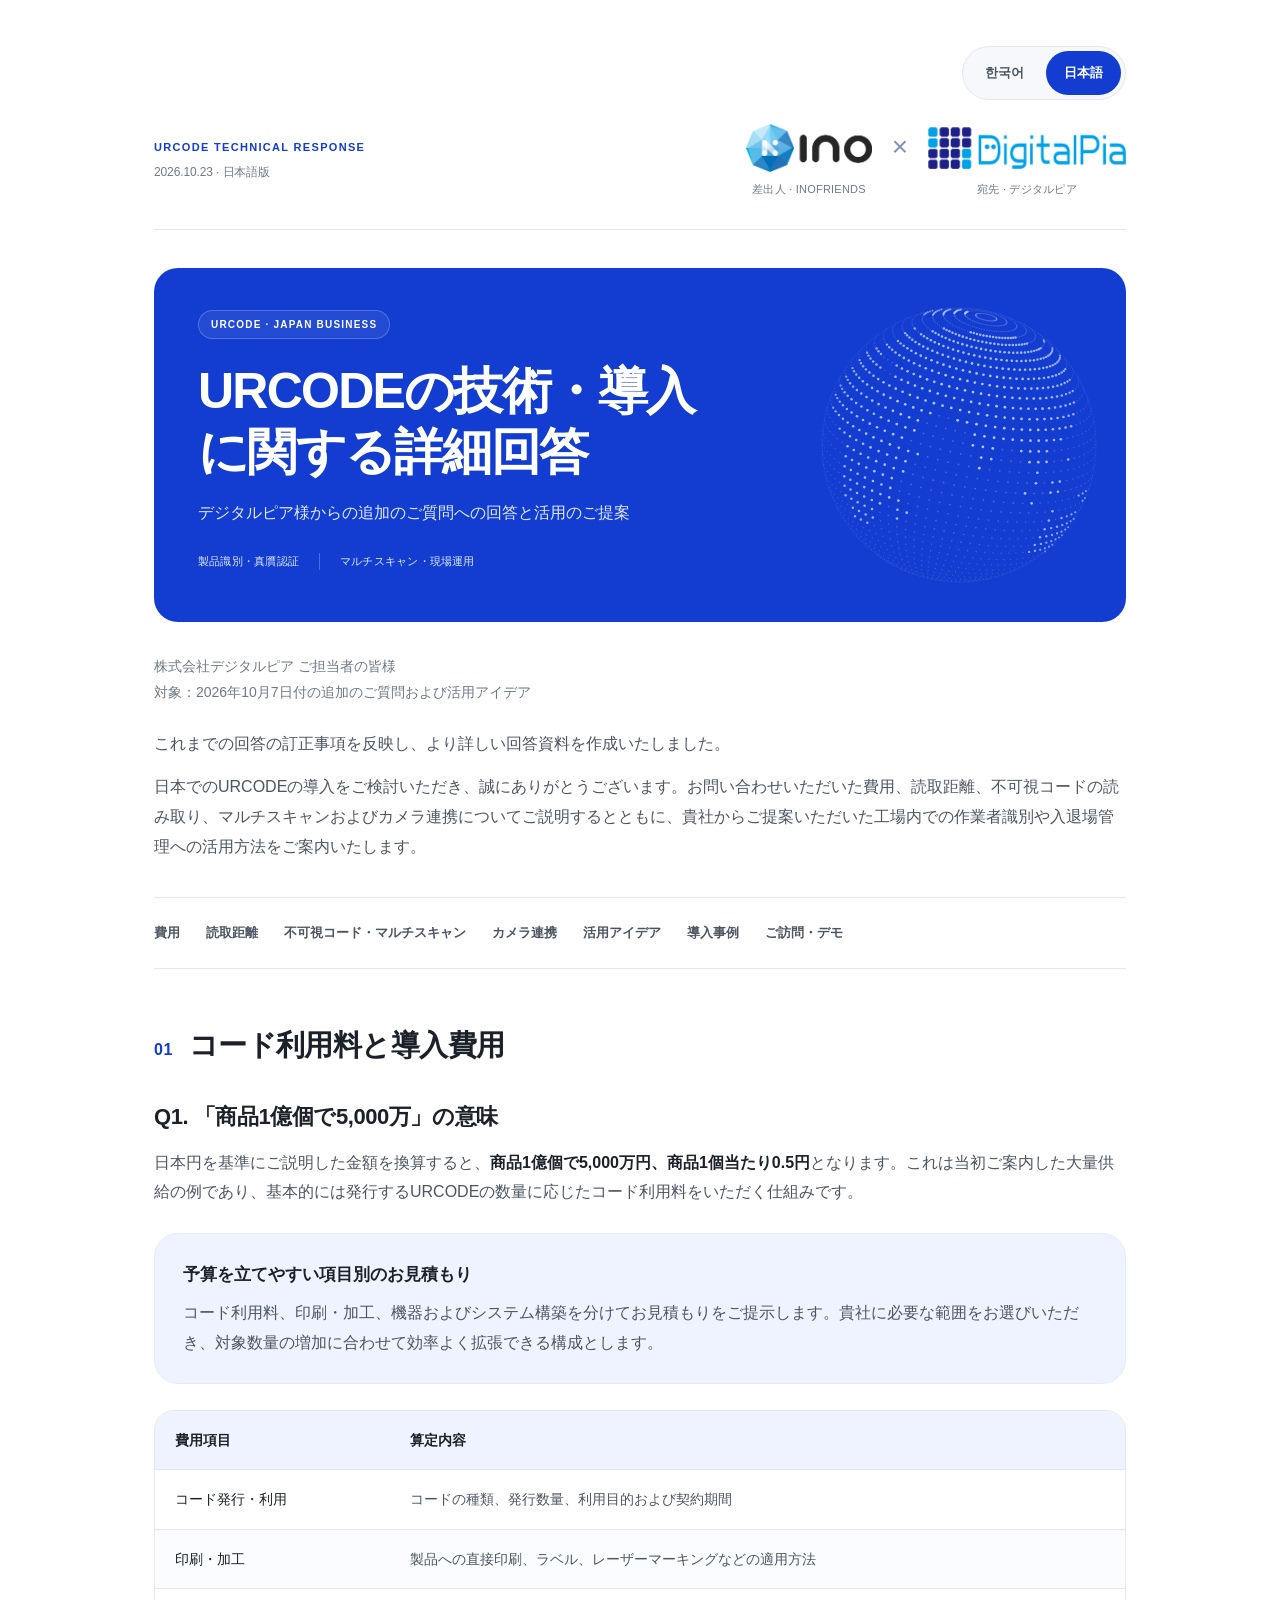
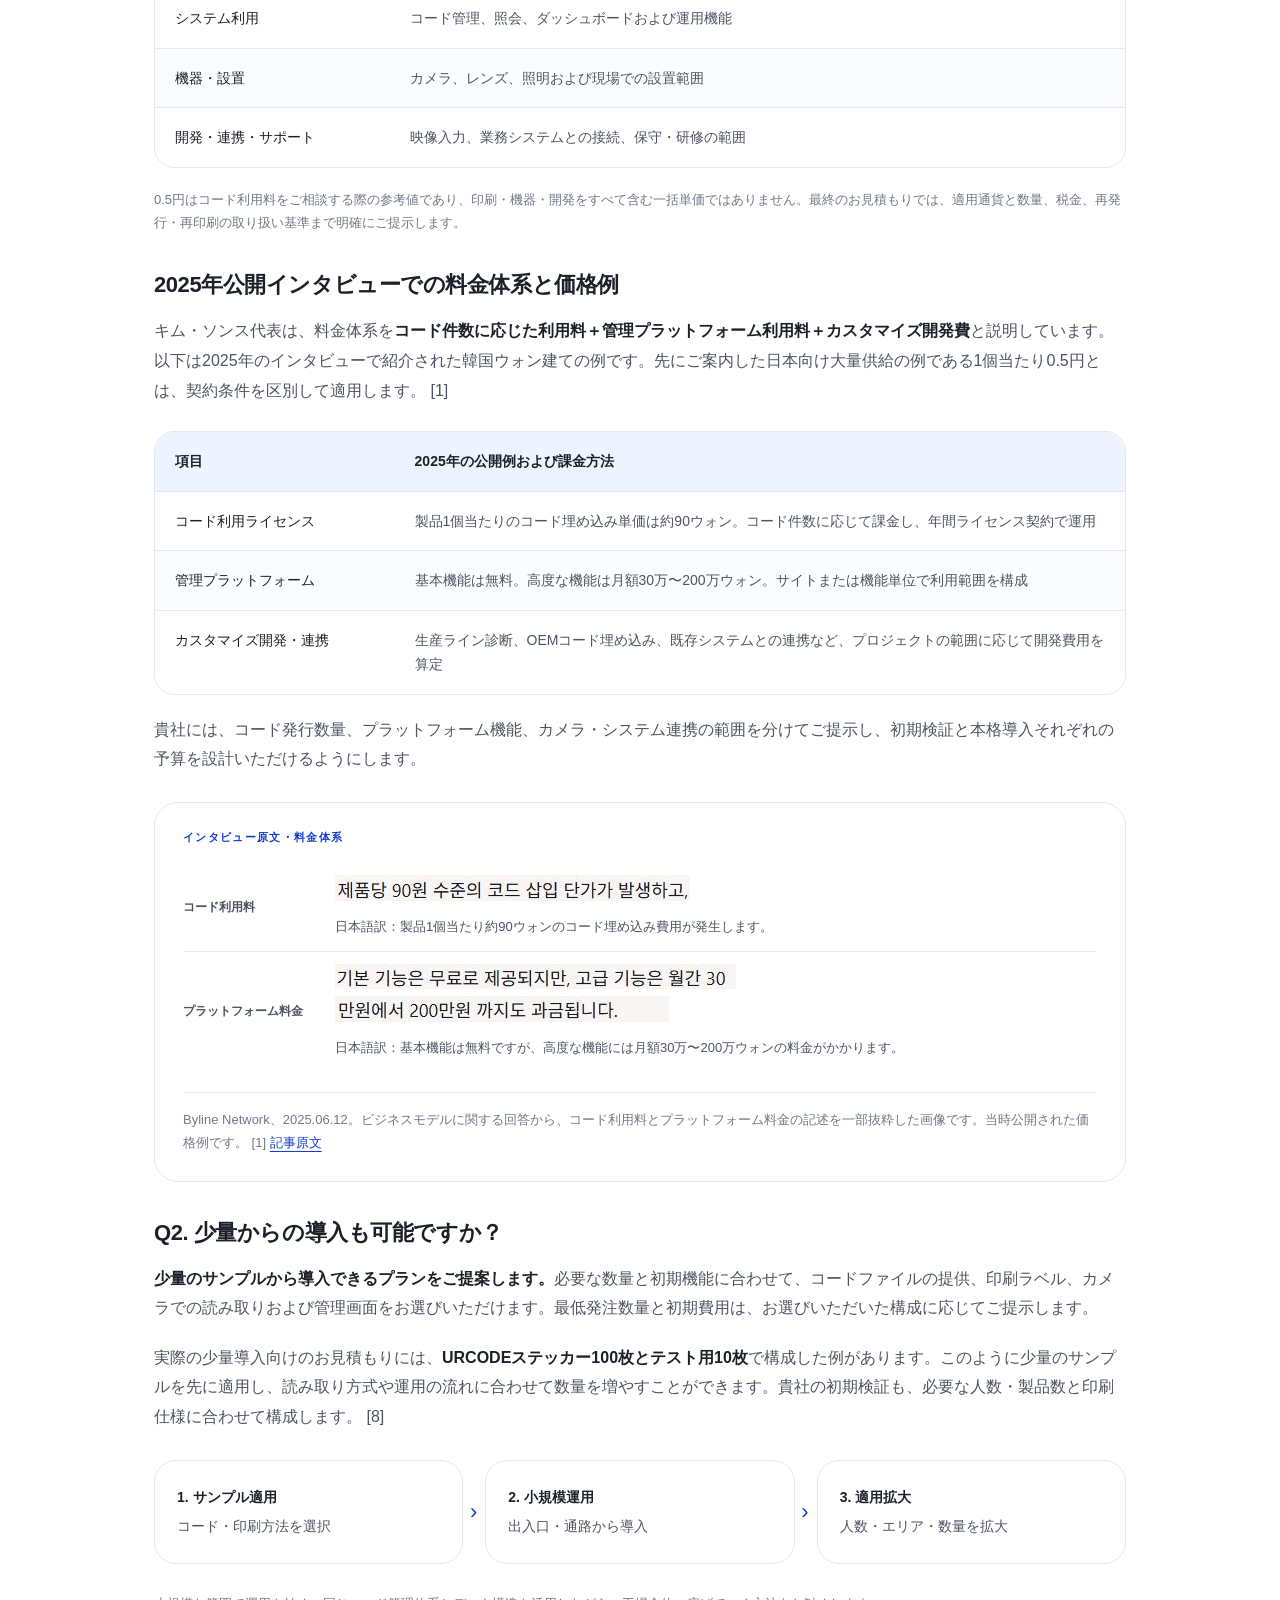
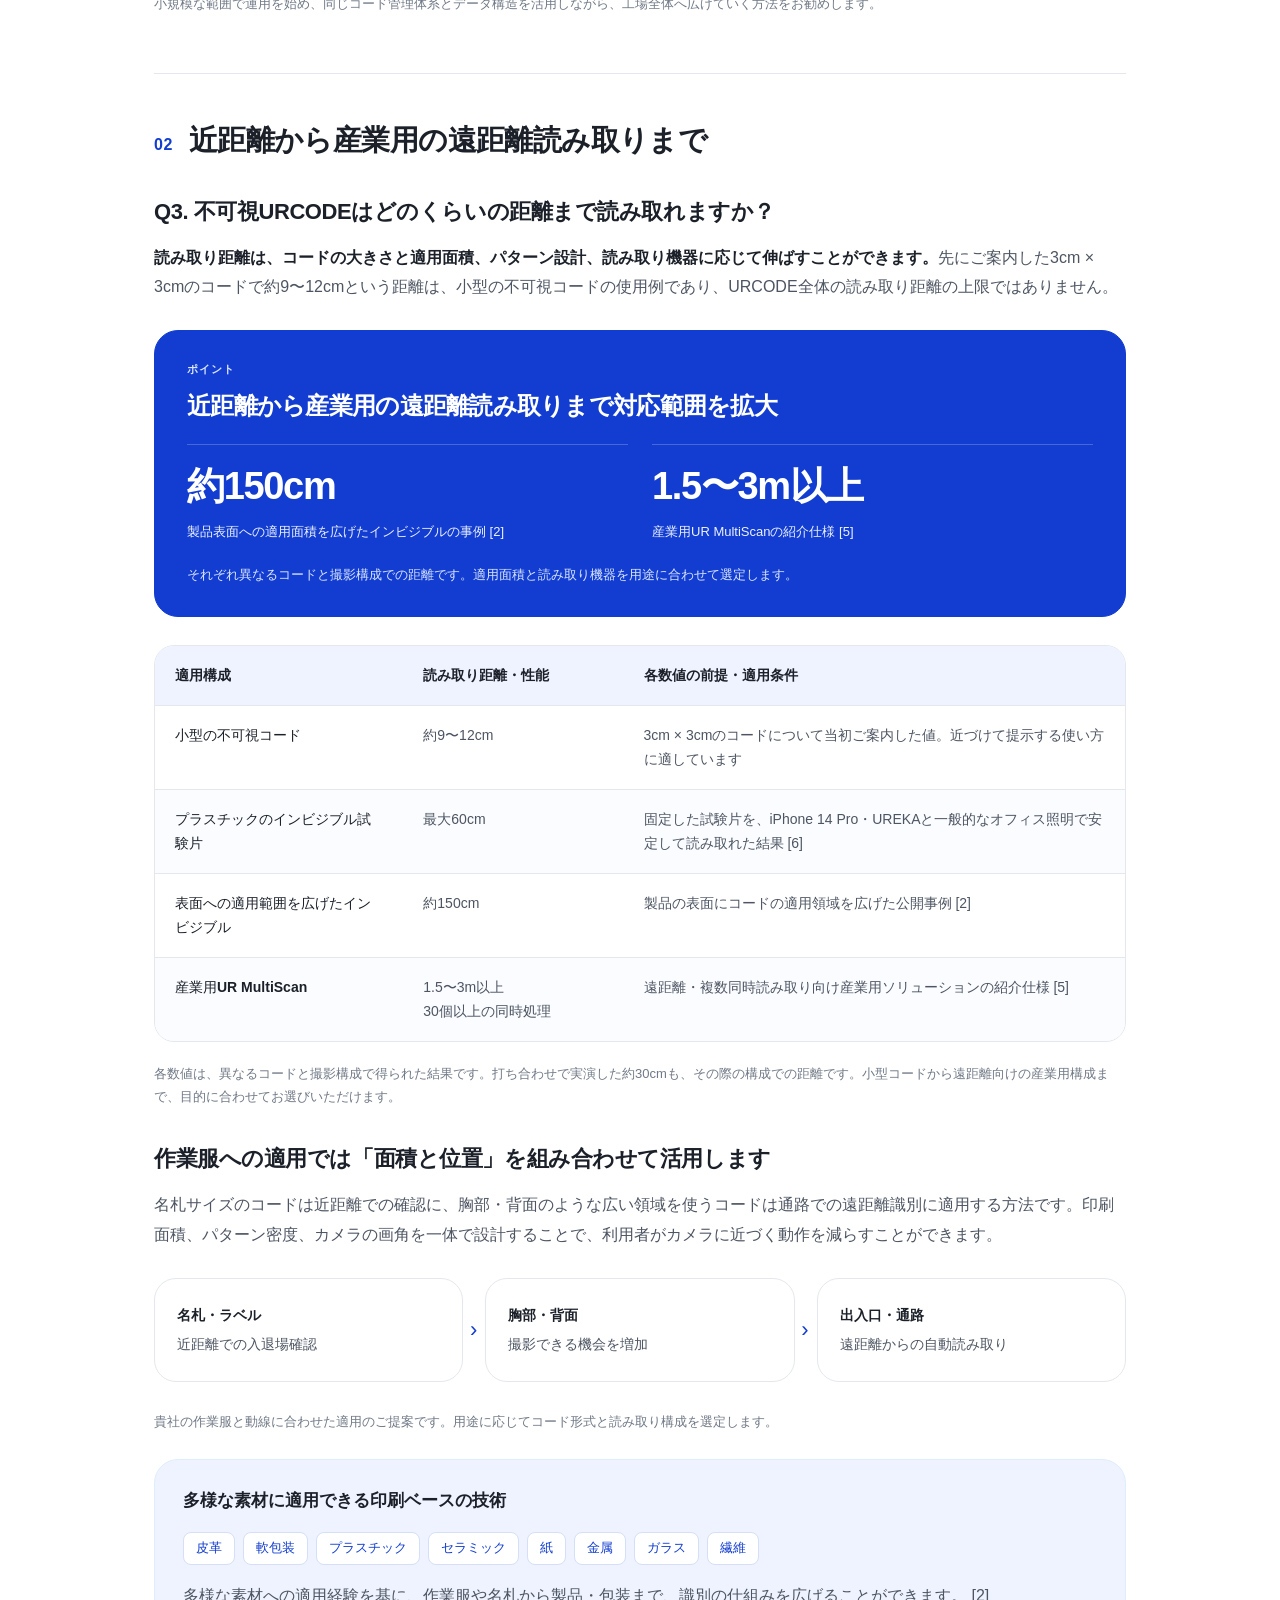
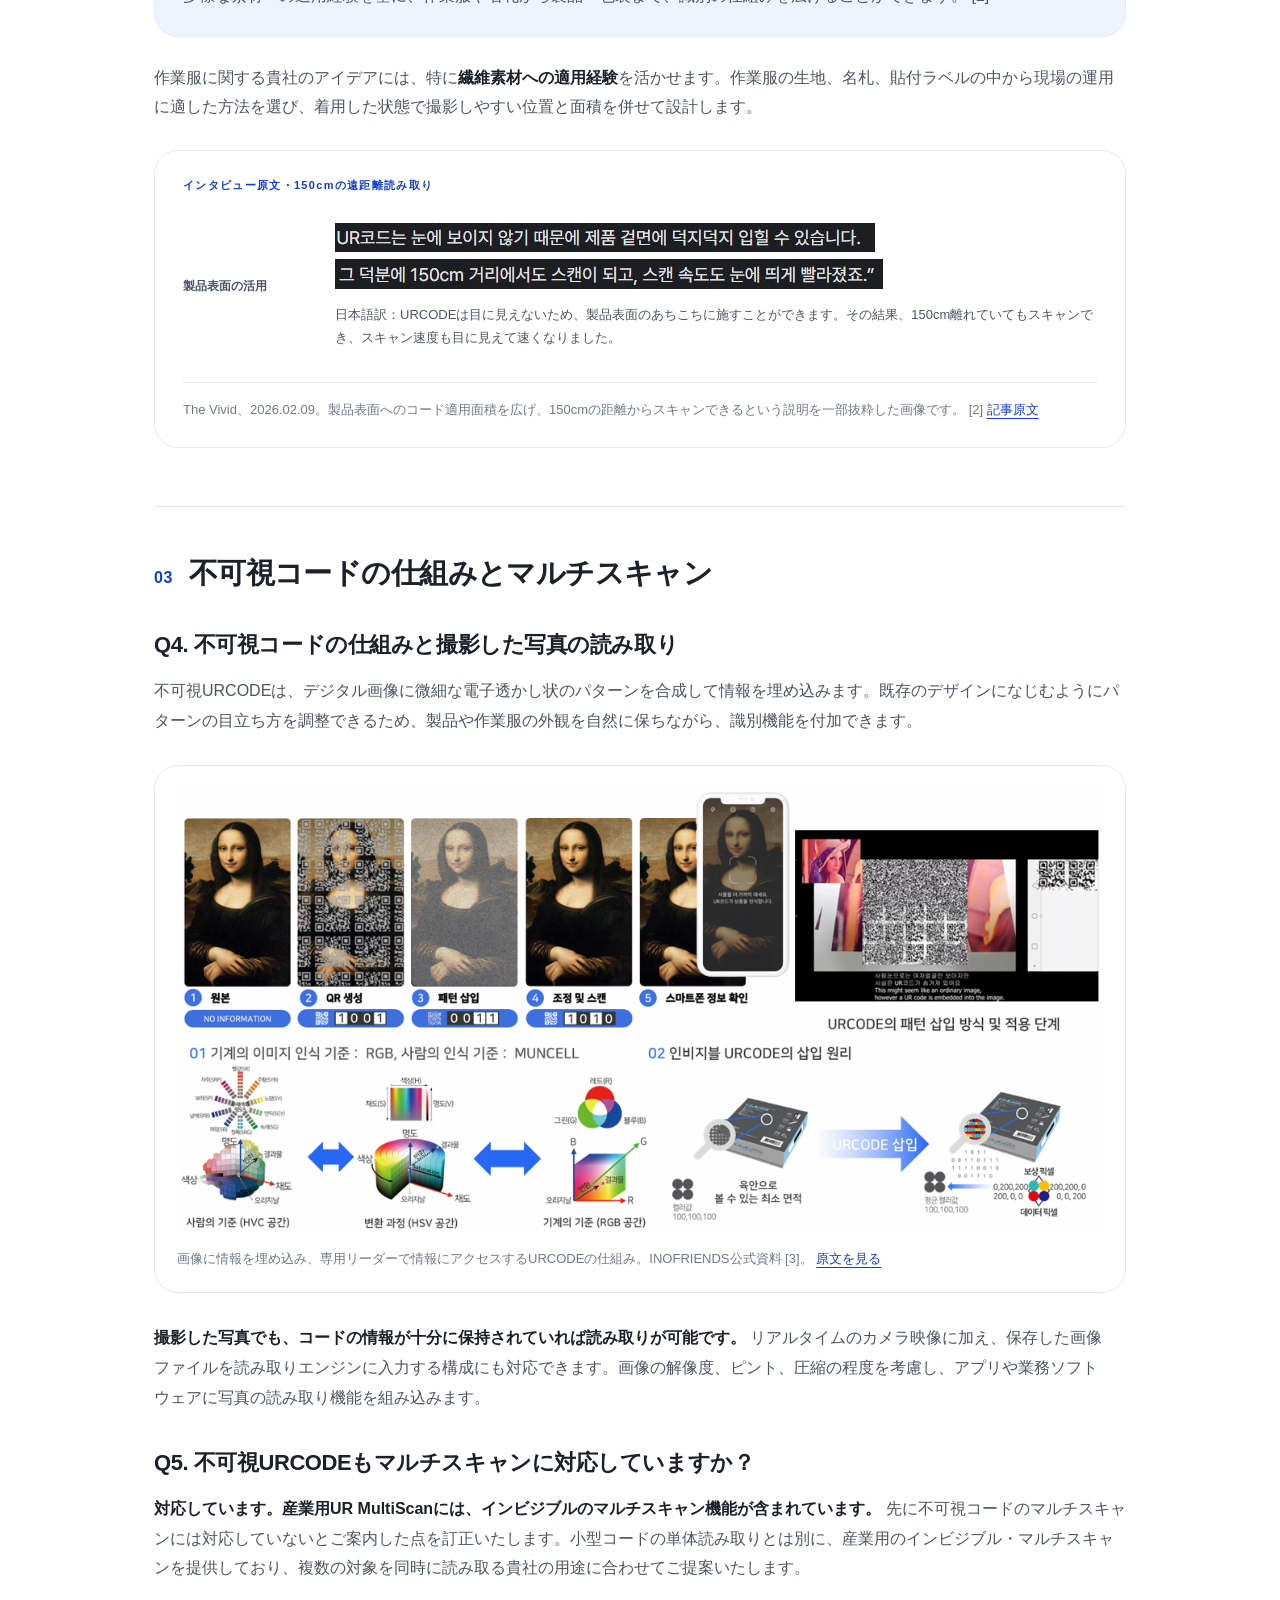
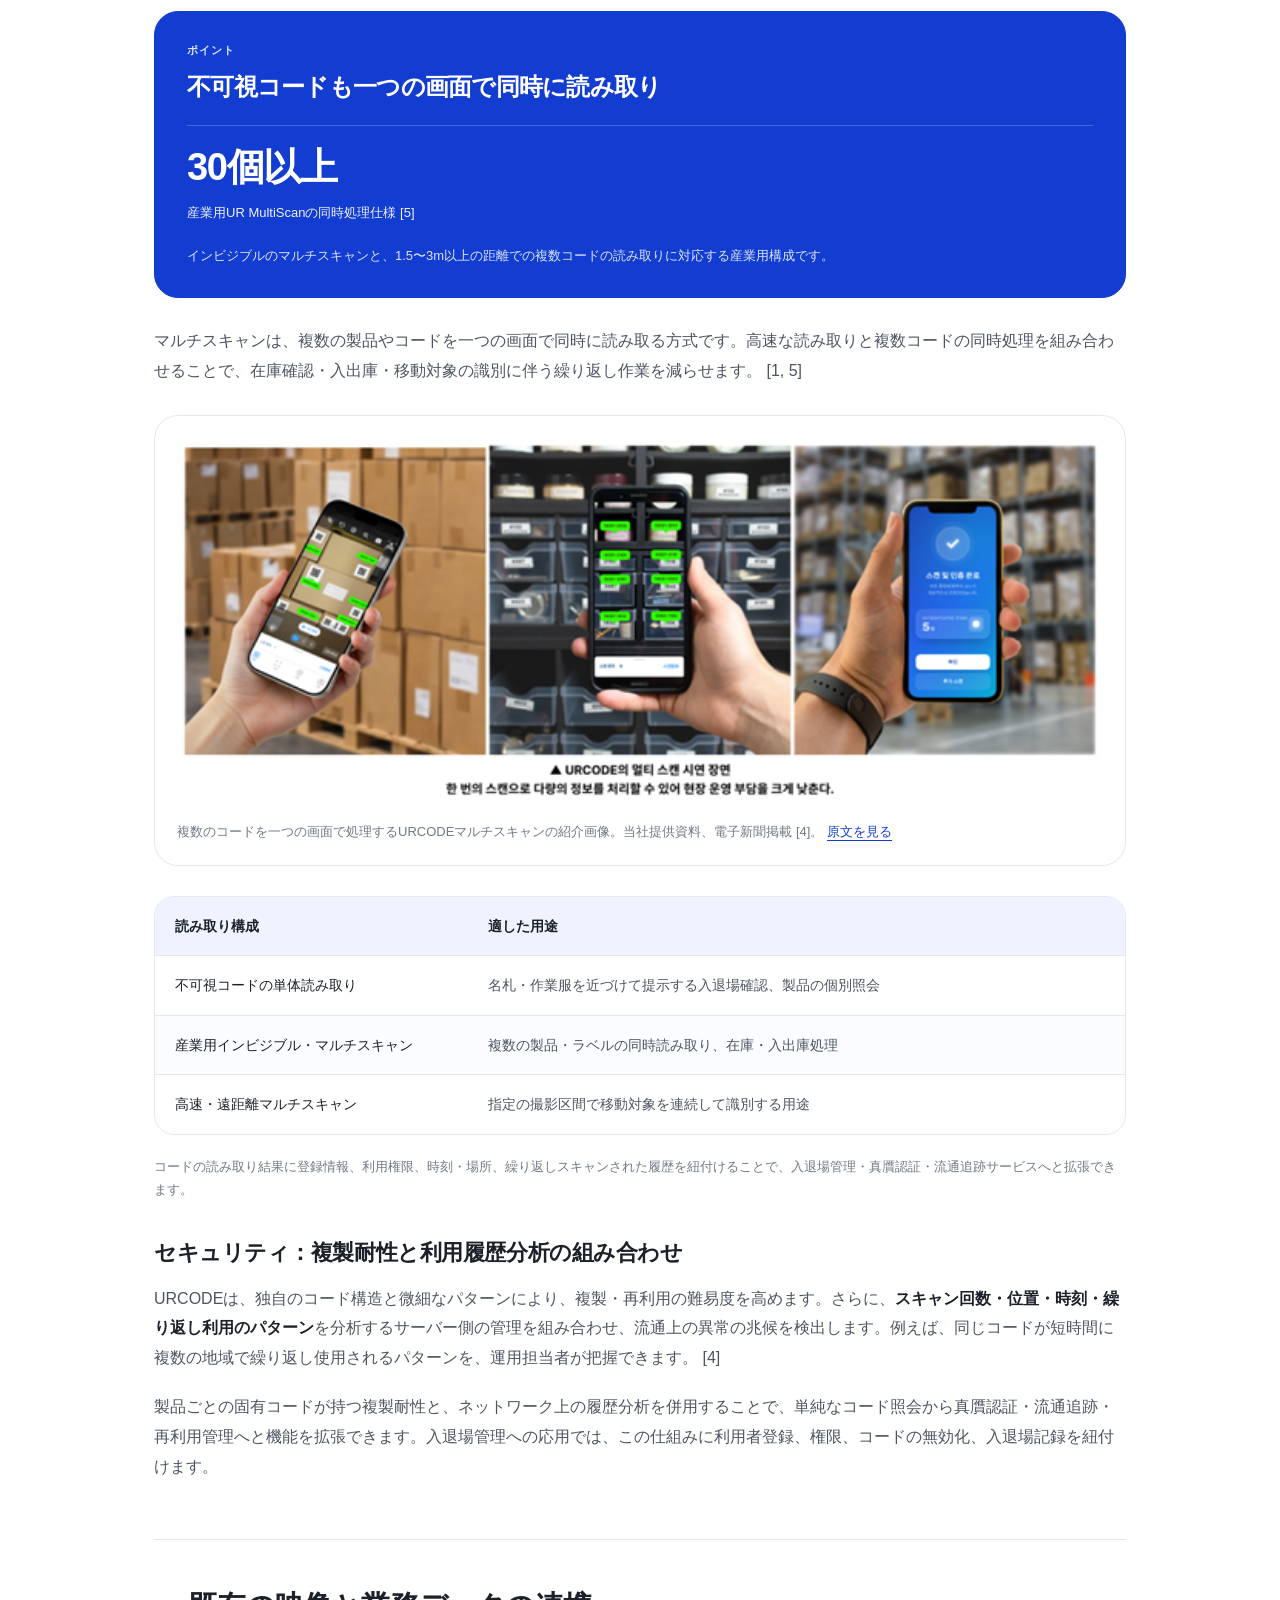
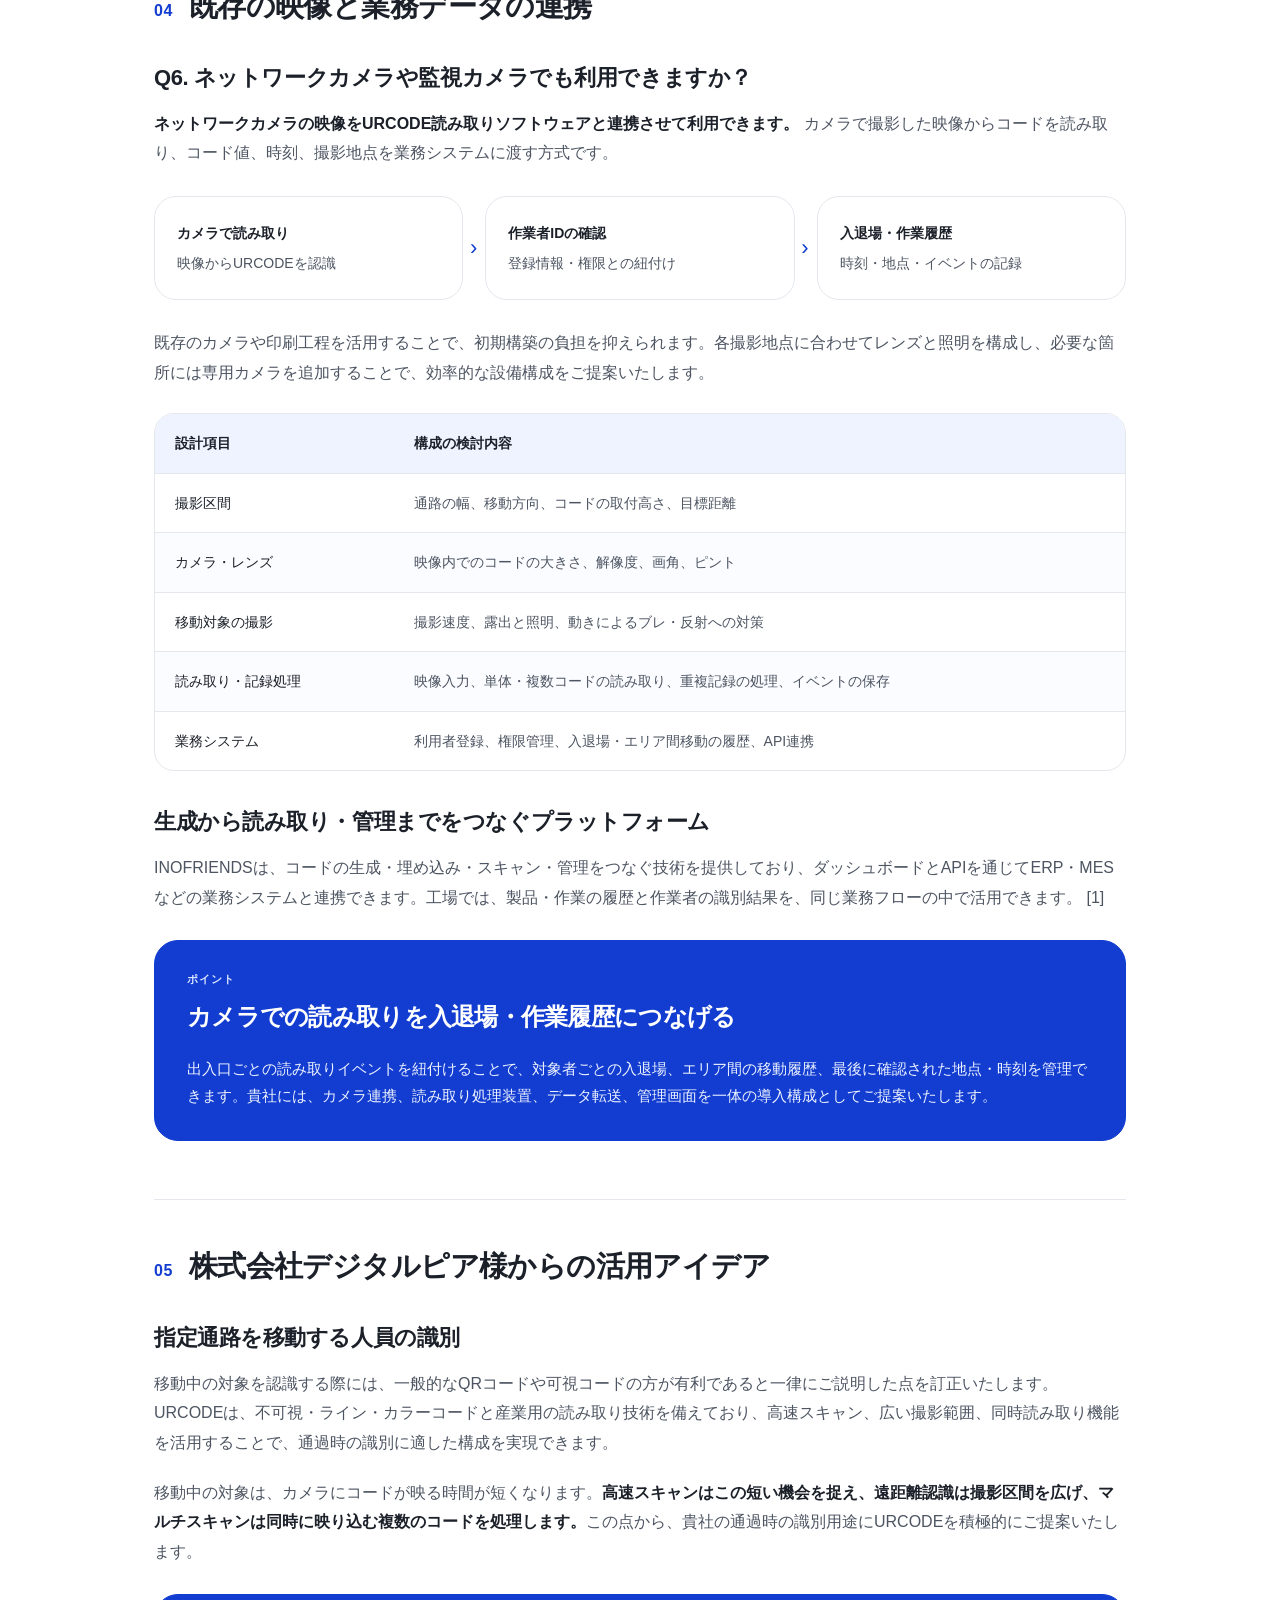
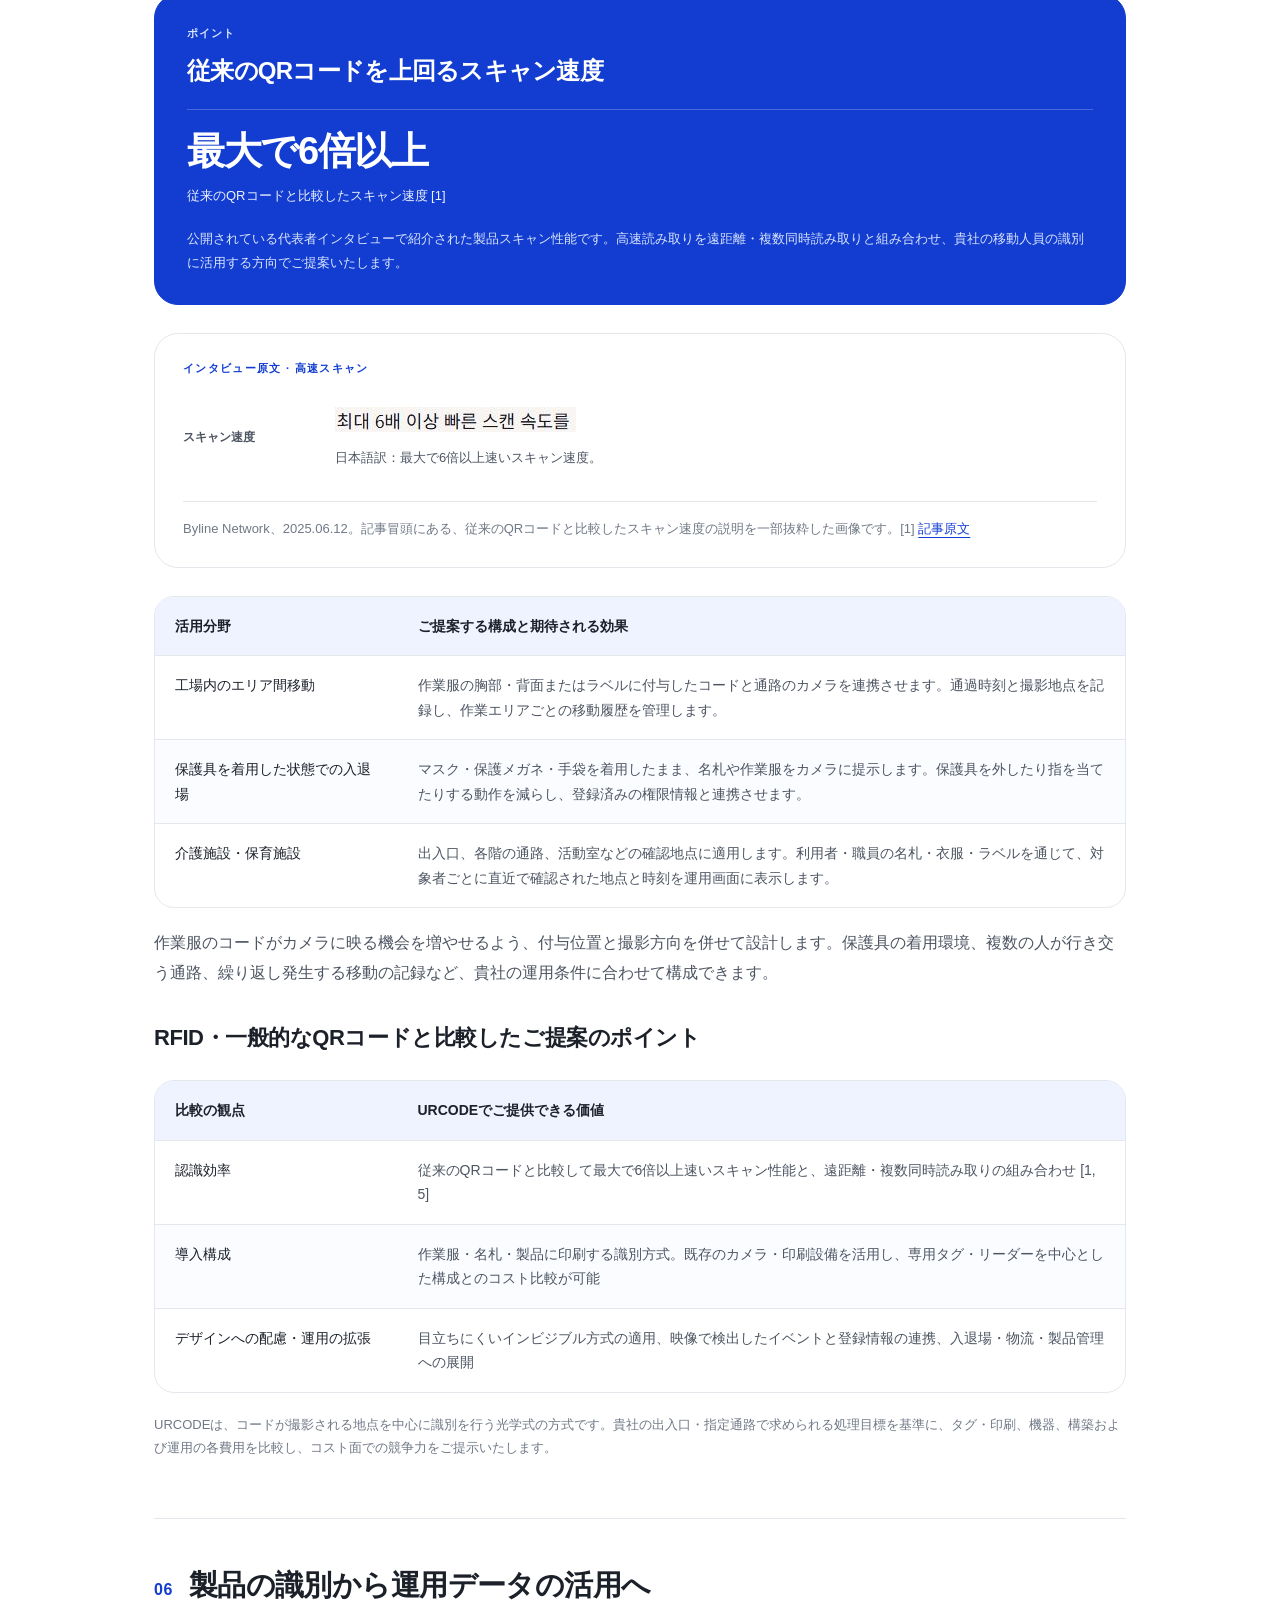
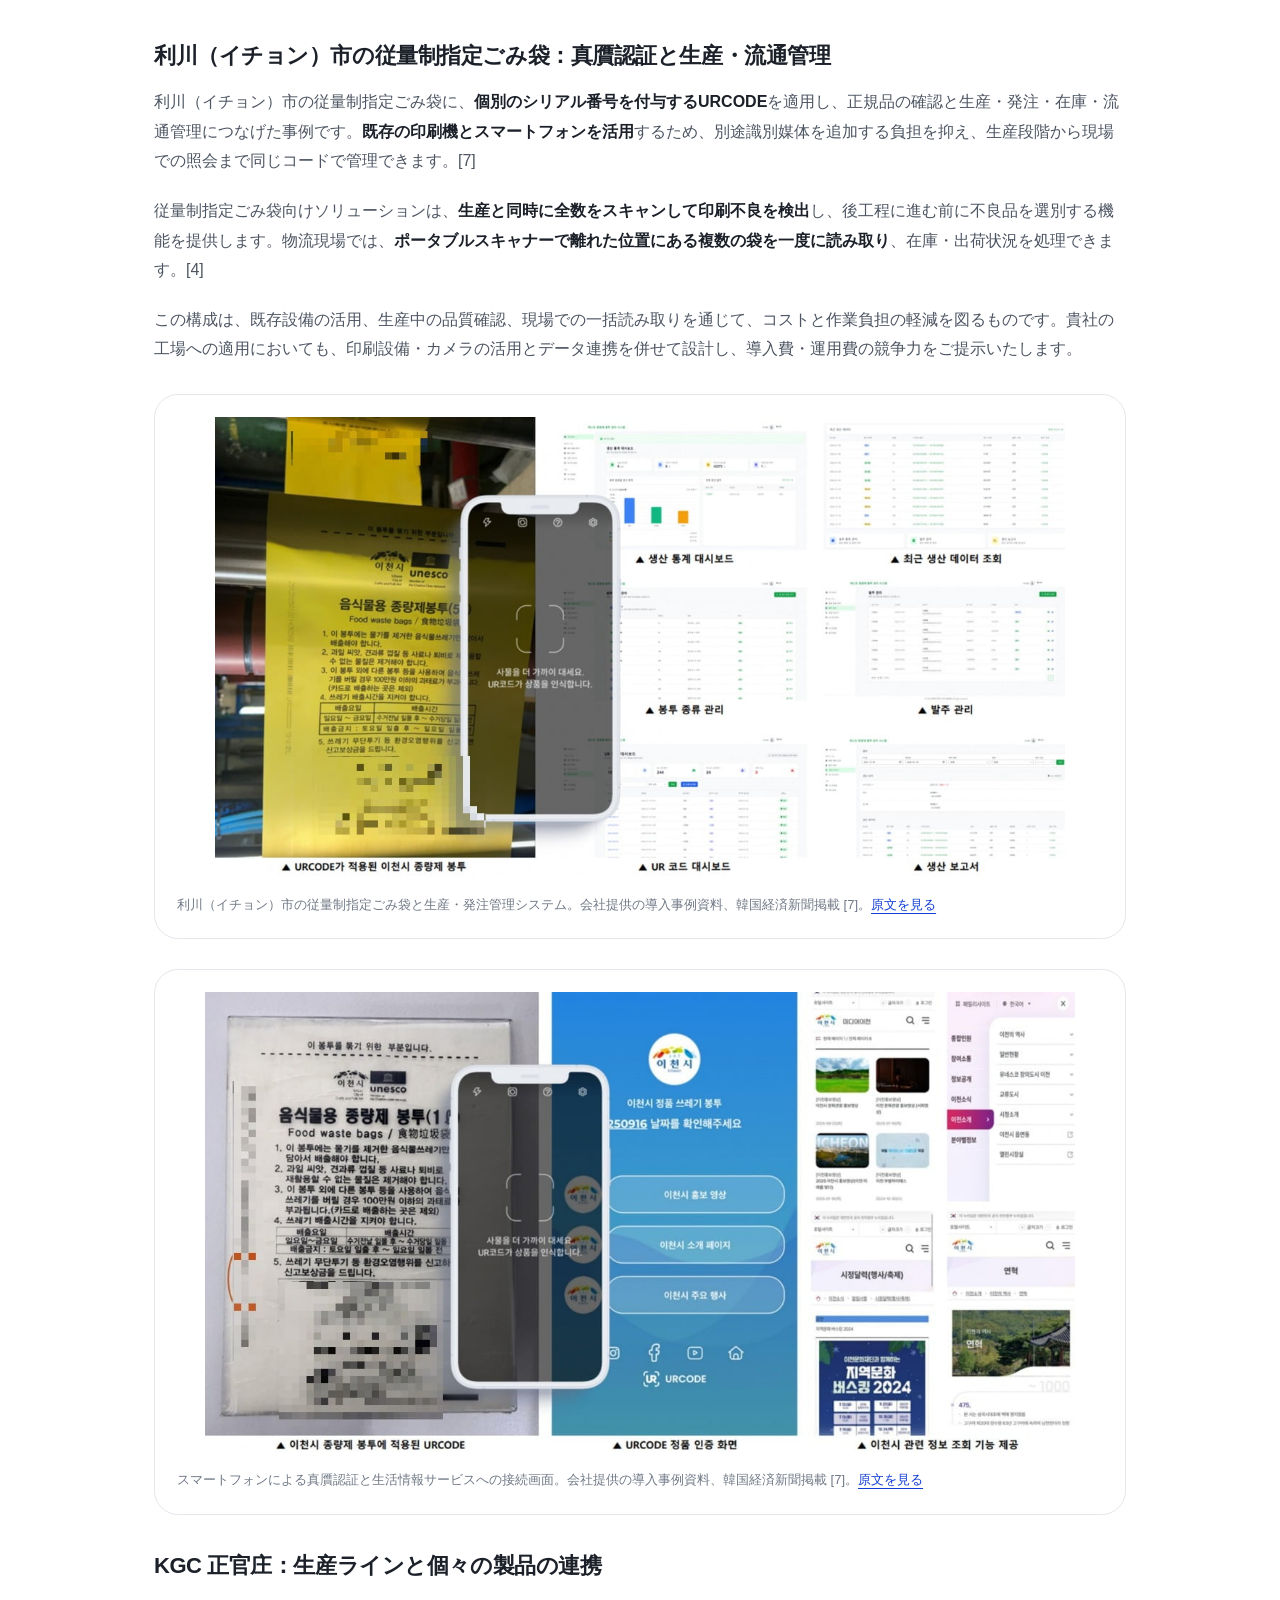
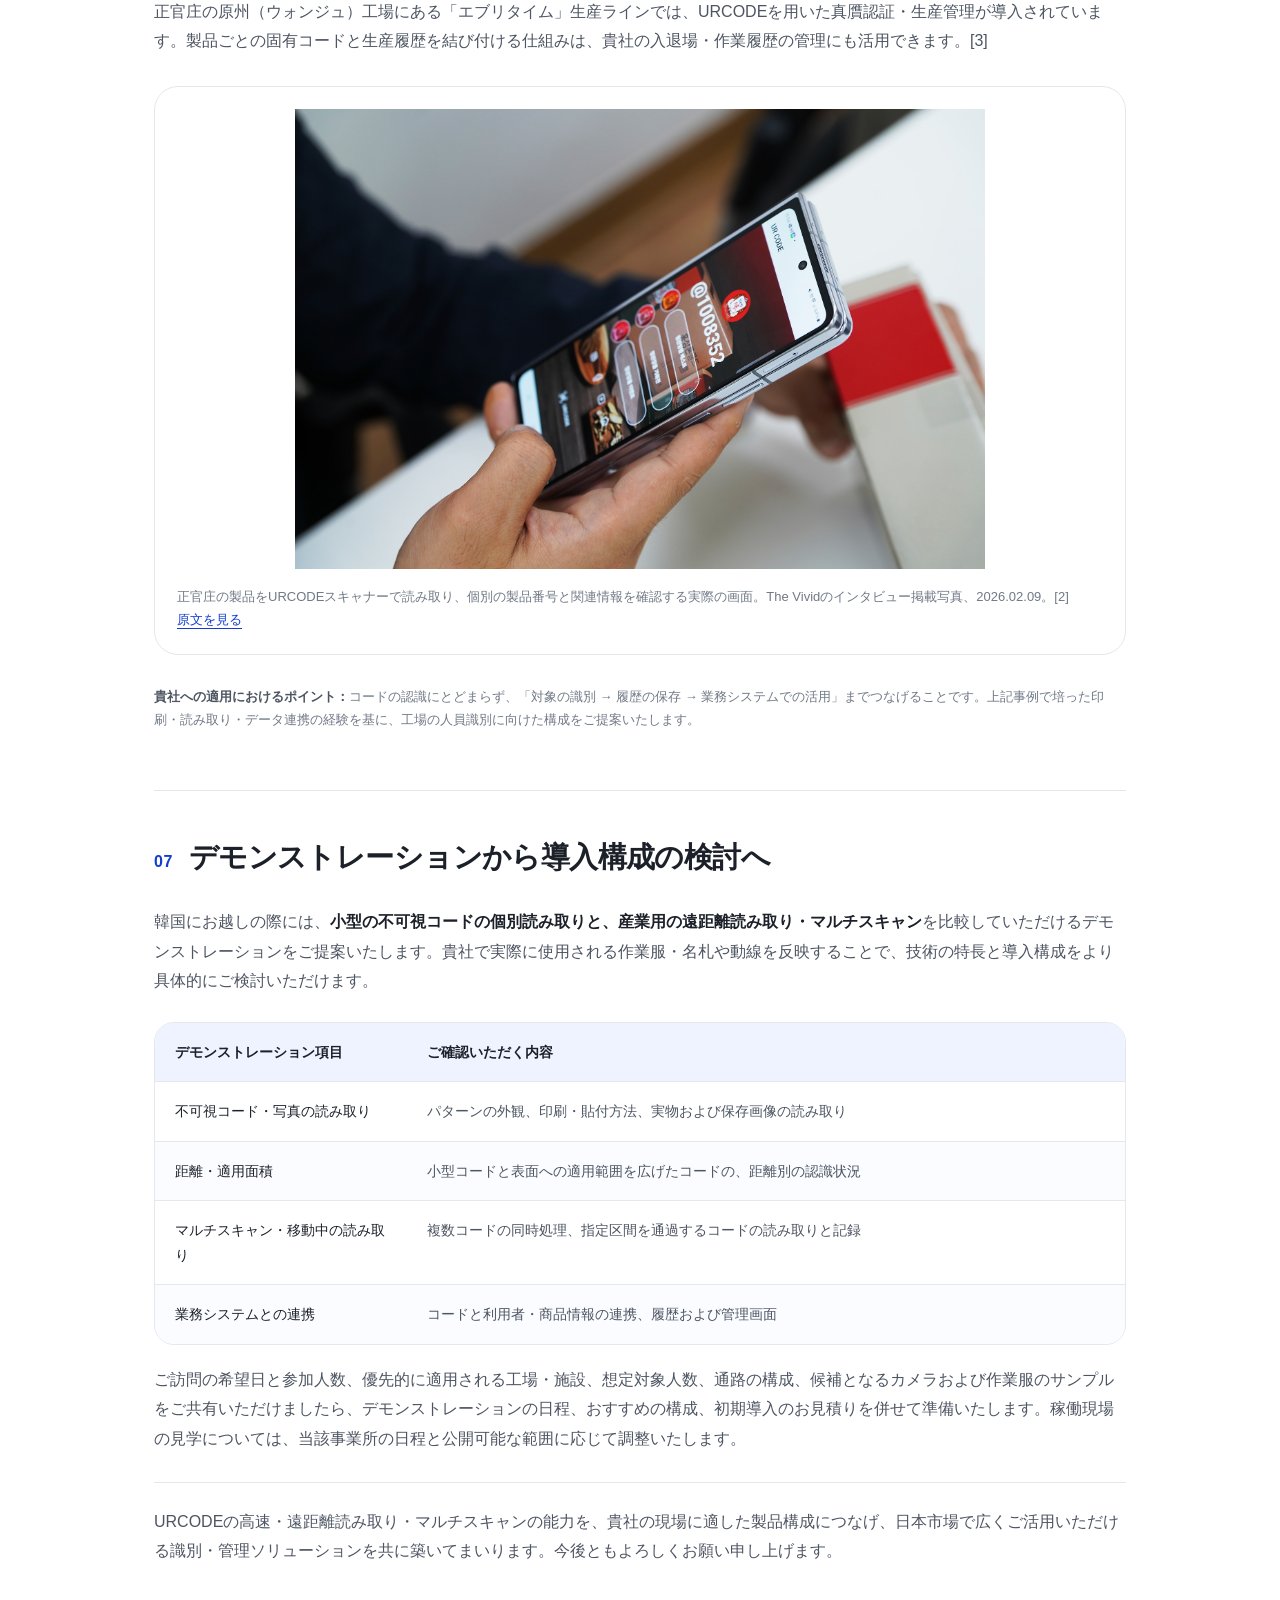
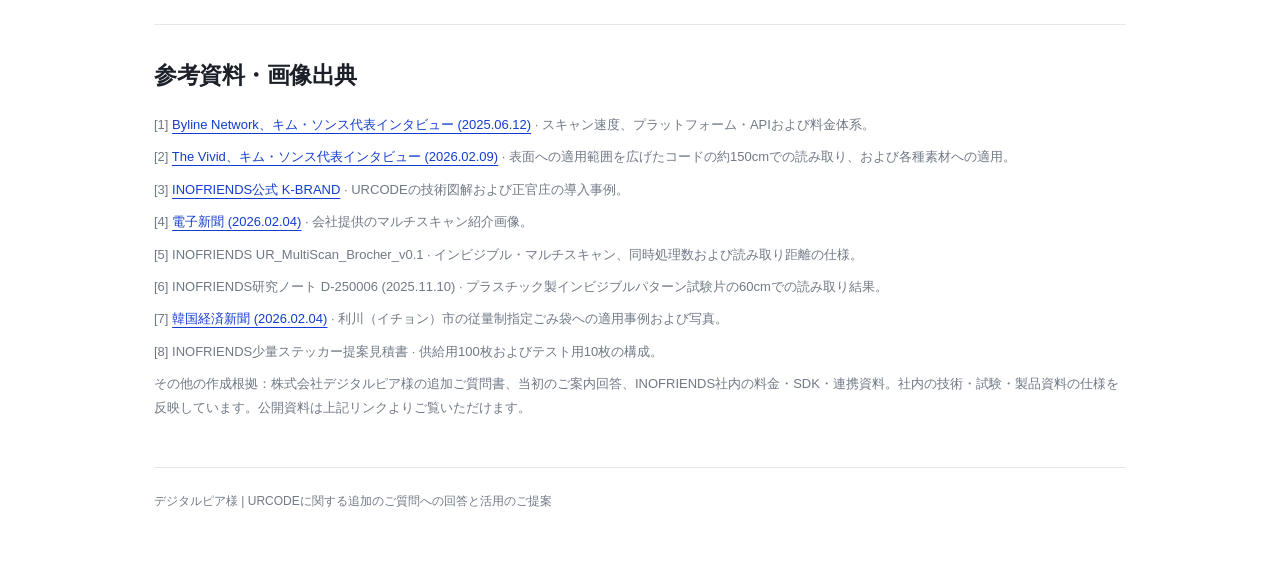
<file: ja.html>
<!doctype html>
<html lang="ja">
<head>
  <meta charset="utf-8">
  <meta name="viewport" content="width=device-width,initial-scale=1">
  <meta name="description" content="URCODEの技術・導入に関する追加のご質問への回答と、日本での活用に向けたご提案">
  <title>URCODE 技術・導入に関する詳細回答 | 日本語版</title>
  <link rel="stylesheet" href="urcode-response.css?v=20261023-3">
  <link rel="alternate" hreflang="ko" href="./">
  <link rel="alternate" hreflang="ja" href="ja.html">
</head>
<body>
<article class="document">
  <div class="language-toolbar">
    <nav class="language-switcher" aria-label="言語選択">
      <a class="language-button" href="./" lang="ko" hreflang="ko">한국어</a>
      <a class="language-button" href="ja.html" lang="ja" hreflang="ja" aria-current="page">日本語</a>
    </nav>
  </div>
  <div class="masthead">
    <div class="document-meta"><strong>URCODE TECHNICAL RESPONSE</strong><span>2026.10.23 · 日本語版</span></div>
    <div class="brand-lockup" aria-label="差出人：INOFRIENDS、宛先：デジタルピア">
      <div class="brand"><a href="https://inofriends.com/kbrand" target="_blank" rel="noopener noreferrer"><img class="inofriends-logo" src="assets/inofriends_company_logo.webp" alt="INOFRIENDS"></a><small>差出人 · INOFRIENDS</small></div>
      <span class="brand-cross" aria-hidden="true">×</span>
      <div class="brand"><a href="https://www.digitalpia.co.jp/" target="_blank" rel="noopener noreferrer"><img class="digitalpia-logo" src="assets/digitalpia_company_logo.png" alt="DigitalPia"></a><small>宛先 · デジタルピア</small></div>
    </div>
  </div>
  <main id="document-body" aria-label="本文">
    <header class="intro">
      <div class="document-hero">
        <div class="hero-copy">
          <span class="hero-eyebrow">URCODE · JAPAN BUSINESS</span>
          <h1>URCODEの技術・導入<br>に関する詳細回答</h1>
          <p class="hero-subtitle">デジタルピア様からの追加のご質問への回答と活用のご提案</p>
          <div class="hero-topics"><span>製品識別・真贋認証</span><span>マルチスキャン・現場運用</span></div>
        </div>
        <img class="hero-globe" src="assets/dotted-globe.svg" alt="" aria-hidden="true" width="480" height="480">
      </div>
      <p class="recipient">株式会社デジタルピア ご担当者の皆様<br>対象：2026年10月7日付の追加のご質問および活用アイデア</p>
      <p>これまでの回答の訂正事項を反映し、より詳しい回答資料を作成いたしました。</p>
      <p>日本でのURCODEの導入をご検討いただき、誠にありがとうございます。お問い合わせいただいた費用、読取距離、不可視コードの読み取り、マルチスキャンおよびカメラ連携についてご説明するとともに、貴社からご提案いただいた工場内での作業者識別や入退場管理への活用方法をご案内いたします。</p>
    </header>
    <nav class="contents" aria-label="目次"><a href="#pricing">費用</a><a href="#distance">読取距離</a><a href="#invisible">不可視コード・マルチスキャン</a><a href="#camera">カメラ連携</a><a href="#applications">活用アイデア</a><a href="#cases">導入事例</a><a href="#visit">ご訪問・デモ</a></nav>

<section id="pricing">
  <h2><span>01</span>コード利用料と導入費用</h2>
<h3>Q1. 「商品1億個で5,000万」の意味</h3>

<p class="">日本円を基準にご説明した金額を換算すると、<strong>商品1億個で5,000万円、商品1個当たり0.5円</strong>となります。これは当初ご案内した大量供給の例であり、基本的には発行するURCODEの数量に応じたコード利用料をいただく仕組みです。</p>

<aside class="callout"><strong class="callout-title">予算を立てやすい項目別のお見積もり</strong><p>コード利用料、印刷・加工、機器およびシステム構築を分けてお見積もりをご提示します。貴社に必要な範囲をお選びいただき、対象数量の増加に合わせて効率よく拡張できる構成とします。</p></aside>

<div class="table-wrap">
  <table>
    <colgroup><col style="width:24.2%"><col style="width:75.8%"></colgroup>
    <thead><tr><th scope="col">費用項目</th><th scope="col">算定内容</th></tr></thead>
    <tbody>
      <tr><td>コード発行・利用</td><td>コードの種類、発行数量、利用目的および契約期間</td></tr>
      <tr><td>印刷・加工</td><td>製品への直接印刷、ラベル、レーザーマーキングなどの適用方法</td></tr>
      <tr><td>システム利用</td><td>コード管理、照会、ダッシュボードおよび運用機能</td></tr>
      <tr><td>機器・設置</td><td>カメラ、レンズ、照明および現場での設置範囲</td></tr>
      <tr><td>開発・連携・サポート</td><td>映像入力、業務システムとの接続、保守・研修の範囲</td></tr>
    </tbody>
  </table>
</div>

<p class="note">0.5円はコード利用料をご相談する際の参考値であり、印刷・機器・開発をすべて含む一括単価ではありません。最終のお見積もりでは、適用通貨と数量、税金、再発行・再印刷の取り扱い基準まで明確にご提示します。</p>

<h3>2025年公開インタビューでの料金体系と価格例</h3>

<p class="">キム・ソンス代表は、料金体系を<strong>コード件数に応じた利用料＋管理プラットフォーム利用料＋カスタマイズ開発費</strong>と説明しています。以下は2025年のインタビューで紹介された韓国ウォン建ての例です。先にご案内した日本向け大量供給の例である1個当たり0.5円とは、契約条件を区別して適用します。 [1]</p>

<div class="table-wrap">
  <table>
    <colgroup><col style="width:24.7%"><col style="width:75.3%"></colgroup>
    <thead><tr><th scope="col">項目</th><th scope="col">2025年の公開例および課金方法</th></tr></thead>
    <tbody>
      <tr><td>コード利用ライセンス</td><td>製品1個当たりのコード埋め込み単価は約90ウォン。コード件数に応じて課金し、年間ライセンス契約で運用</td></tr>
      <tr><td>管理プラットフォーム</td><td>基本機能は無料。高度な機能は月額30万〜200万ウォン。サイトまたは機能単位で利用範囲を構成</td></tr>
      <tr><td>カスタマイズ開発・連携</td><td>生産ライン診断、OEMコード埋め込み、既存システムとの連携など、プロジェクトの範囲に応じて開発費用を算定</td></tr>
    </tbody>
  </table>
</div>

<p class="">貴社には、コード発行数量、プラットフォーム機能、カメラ・システム連携の範囲を分けてご提示し、初期検証と本格導入それぞれの予算を設計いただけるようにします。</p>

<div class="press-evidence"><figure>
<div class="evidence-label">インタビュー原文・料金体系</div>
<div class="excerpt-row"><span class="evidence-item-label">コード利用料</span><div class="excerpt-lines"><img class="actual-excerpt" src="assets/byline_license_excerpt.jpg" alt="製品1個当たり約90ウォンのコード埋め込み単価が発生し、" loading="lazy"><p class="excerpt-translation" lang="ja">日本語訳：製品1個当たり約90ウォンのコード埋め込み費用が発生します。</p></div></div>
<div class="excerpt-row"><span class="evidence-item-label">プラットフォーム料金</span><div class="excerpt-lines"><img class="actual-excerpt" src="assets/byline_platform_excerpt_1.jpg" alt="基本機能は無料で提供されますが、高度な機能には月額30万" loading="lazy">
<img class="actual-excerpt" src="assets/byline_platform_excerpt_2.jpg" alt="ウォンから200万ウォンまでの料金がかかります。" loading="lazy"><p class="excerpt-translation" lang="ja">日本語訳：基本機能は無料ですが、高度な機能には月額30万〜200万ウォンの料金がかかります。</p></div></div>
<figcaption>Byline Network、2025.06.12。ビジネスモデルに関する回答から、コード利用料とプラットフォーム料金の記述を一部抜粋した画像です。当時公開された価格例です。 [1] <a href="https://byline.network/2025/06/12-423/" target="_blank" rel="noopener noreferrer">記事原文</a></figcaption>
</figure></div>

<h3>Q2. 少量からの導入も可能ですか？</h3>

<p class=""><strong>少量のサンプルから導入できるプランをご提案します。</strong>必要な数量と初期機能に合わせて、コードファイルの提供、印刷ラベル、カメラでの読み取りおよび管理画面をお選びいただけます。最低発注数量と初期費用は、お選びいただいた構成に応じてご提示します。</p>

<p class="">実際の少量導入向けのお見積もりには、<strong>URCODEステッカー100枚とテスト用10枚</strong>で構成した例があります。このように少量のサンプルを先に適用し、読み取り方式や運用の流れに合わせて数量を増やすことができます。貴社の初期検証も、必要な人数・製品数と印刷仕様に合わせて構成します。 [8]</p>

<ol class="flow"><li><strong>1. サンプル適用</strong><span>コード・印刷方法を選択</span></li><li><strong>2. 小規模運用</strong><span>出入口・通路から導入</span></li><li><strong>3. 適用拡大</strong><span>人数・エリア・数量を拡大</span></li></ol>

<p class="note">小規模な範囲で運用を始め、同じコード管理体系とデータ構造を活用しながら、工場全体へ広げていく方法をお勧めします。</p>
</section>

<section id="distance">
  <h2><span>02</span>近距離から産業用の遠距離読み取りまで</h2>
<h3>Q3. 不可視URCODEはどのくらいの距離まで読み取れますか？</h3>

<p class=""><strong>読み取り距離は、コードの大きさと適用面積、パターン設計、読み取り機器に応じて伸ばすことができます。</strong>先にご案内した3cm × 3cmのコードで約9〜12cmという距離は、小型の不可視コードの使用例であり、URCODE全体の読み取り距離の上限ではありません。</p>

<aside class="key-message"><span class="key-label">ポイント</span><h4>近距離から産業用の遠距離読み取りまで対応範囲を拡大</h4><div class="key-facts"><div class="key-fact"><strong>約150cm</strong><span>製品表面への適用面積を広げたインビジブルの事例 [2]</span></div><div class="key-fact"><strong>1.5〜3m以上</strong><span>産業用UR MultiScanの紹介仕様 [5]</span></div></div><p class="key-context">それぞれ異なるコードと撮影構成での距離です。適用面積と読み取り機器を用途に合わせて選定します。</p></aside>

<div class="table-wrap">
  <table>
    <colgroup><col style="width:25.6%"><col style="width:22.7%"><col style="width:51.7%"></colgroup>
    <thead><tr><th scope="col">適用構成</th><th scope="col">読み取り距離・性能</th><th scope="col">各数値の前提・適用条件</th></tr></thead>
    <tbody>
      <tr><td>小型の不可視コード</td><td>約9〜12cm</td><td>3cm × 3cmのコードについて当初ご案内した値。近づけて提示する使い方に適しています</td></tr>
      <tr><td>プラスチックのインビジブル試験片</td><td>最大60cm</td><td>固定した試験片を、iPhone 14 Pro・UREKAと一般的なオフィス照明で安定して読み取れた結果 [6]</td></tr>
      <tr><td>表面への適用範囲を広げたインビジブル</td><td>約150cm</td><td>製品の表面にコードの適用領域を広げた公開事例 [2]</td></tr>
      <tr><td>産業用UR MultiScan</td><td>1.5〜3m以上<br/>30個以上の同時処理</td><td>遠距離・複数同時読み取り向け産業用ソリューションの紹介仕様 [5]</td></tr>
    </tbody>
  </table>
</div>

<p class="note">各数値は、異なるコードと撮影構成で得られた結果です。打ち合わせで実演した約30cmも、その際の構成での距離です。小型コードから遠距離向けの産業用構成まで、目的に合わせてお選びいただけます。</p>

<h3>作業服への適用では「面積と位置」を組み合わせて活用します</h3>

<p class="">名札サイズのコードは近距離での確認に、胸部・背面のような広い領域を使うコードは通路での遠距離識別に適用する方法です。印刷面積、パターン密度、カメラの画角を一体で設計することで、利用者がカメラに近づく動作を減らすことができます。</p>

<ol class="flow"><li><strong>名札・ラベル</strong><span>近距離での入退場確認</span></li><li><strong>胸部・背面</strong><span>撮影できる機会を増加</span></li><li><strong>出入口・通路</strong><span>遠距離からの自動読み取り</span></li></ol><p class="note">貴社の作業服と動線に合わせた適用のご提案です。用途に応じてコード形式と読み取り構成を選定します。</p>

<aside class="callout"><strong class="callout-title">多様な素材に適用できる印刷ベースの技術</strong><ul class="material-list" aria-label="適用素材"><li>皮革</li><li>軟包装</li><li>プラスチック</li><li>セラミック</li><li>紙</li><li>金属</li><li>ガラス</li><li>繊維</li></ul><p>多様な素材への適用経験を基に、作業服や名札から製品・包装まで、識別の仕組みを広げることができます。 [2]</p></aside>

<p class="">作業服に関する貴社のアイデアには、特に<strong>繊維素材への適用経験</strong>を活かせます。作業服の生地、名札、貼付ラベルの中から現場の運用に適した方法を選び、着用した状態で撮影しやすい位置と面積を併せて設計します。</p>

<div class="press-evidence"><figure>
<div class="evidence-label">インタビュー原文・150cmの遠距離読み取り</div>
<div class="excerpt-row"><span class="evidence-item-label">製品表面の活用</span><div class="excerpt-lines"><img class="actual-excerpt" src="assets/vivid_distance_excerpt_1.jpg" alt="URCODEは目に見えないため、製品表面のあちこちに施すことができます。" loading="lazy">
<img class="actual-excerpt" src="assets/vivid_distance_excerpt_2.jpg" alt="そのおかげで150cm離れていてもスキャンでき、スキャン速度も目に見えて速くなりました。" loading="lazy"><p class="excerpt-translation" lang="ja">日本語訳：URCODEは目に見えないため、製品表面のあちこちに施すことができます。その結果、150cm離れていてもスキャンでき、スキャン速度も目に見えて速くなりました。</p></div></div>
<figcaption>The Vivid、2026.02.09。製品表面へのコード適用面積を広げ、150cmの距離からスキャンできるという説明を一部抜粋した画像です。 [2] <a href="https://v.daum.net/v/KOgcLMAiin" target="_blank" rel="noopener noreferrer">記事原文</a></figcaption>
</figure></div>
</section>


<section id="invisible">
  <h2><span>03</span>不可視コードの仕組みとマルチスキャン</h2>
<h3>Q4. 不可視コードの仕組みと撮影した写真の読み取り</h3>

<p class="">不可視URCODEは、デジタル画像に微細な電子透かし状のパターンを合成して情報を埋め込みます。既存のデザインになじむようにパターンの目立ち方を調整できるため、製品や作業服の外観を自然に保ちながら、識別機能を付加できます。</p>

<figure>
  <img src="assets/urcode_product_official.png" alt="INOFRIENDS公式資料 [3]。" loading="lazy">
  <figcaption>画像に情報を埋め込み、専用リーダーで情報にアクセスするURCODEの仕組み。INOFRIENDS公式資料 [3]。 <a href="https://inofriends.com/kbrand" target="_blank" rel="noopener noreferrer">原文を見る</a></figcaption>
</figure>

<p class=""><strong>撮影した写真でも、コードの情報が十分に保持されていれば読み取りが可能です。</strong> リアルタイムのカメラ映像に加え、保存した画像ファイルを読み取りエンジンに入力する構成にも対応できます。画像の解像度、ピント、圧縮の程度を考慮し、アプリや業務ソフトウェアに写真の読み取り機能を組み込みます。</p>

<h3>Q5. 不可視URCODEもマルチスキャンに対応していますか？</h3>

<p class=""><strong>対応しています。産業用UR MultiScanには、インビジブルのマルチスキャン機能が含まれています。</strong> 先に不可視コードのマルチスキャンには対応していないとご案内した点を訂正いたします。小型コードの単体読み取りとは別に、産業用のインビジブル・マルチスキャンを提供しており、複数の対象を同時に読み取る貴社の用途に合わせてご提案いたします。</p>

<aside class="key-message"><span class="key-label">ポイント</span><h4>不可視コードも一つの画面で同時に読み取り</h4><div class="key-facts"><div class="key-fact"><strong>30個以上</strong><span>産業用UR MultiScanの同時処理仕様 [5]</span></div></div><p class="key-context">インビジブルのマルチスキャンと、1.5〜3m以上の距離での複数コードの読み取りに対応する産業用構成です。</p></aside>

<p class="">マルチスキャンは、複数の製品やコードを一つの画面で同時に読み取る方式です。高速な読み取りと複数コードの同時処理を組み合わせることで、在庫確認・入出庫・移動対象の識別に伴う繰り返し作業を減らせます。 [1, 5]</p>

<figure>
  <img src="assets/urcode_multiscan.png" alt="当社提供資料、電子新聞掲載 [4]。" loading="lazy">
  <figcaption>複数のコードを一つの画面で処理するURCODEマルチスキャンの紹介画像。当社提供資料、電子新聞掲載 [4]。 <a href="https://m.etnews.com/20260204000333" target="_blank" rel="noopener noreferrer">原文を見る</a></figcaption>
</figure>

<div class="table-wrap">
  <table>
    <colgroup><col style="width:32.3%"><col style="width:67.7%"></colgroup>
    <thead><tr><th scope="col">読み取り構成</th><th scope="col">適した用途</th></tr></thead>
    <tbody>
      <tr><td>不可視コードの単体読み取り</td><td>名札・作業服を近づけて提示する入退場確認、製品の個別照会</td></tr>
      <tr><td>産業用インビジブル・マルチスキャン</td><td>複数の製品・ラベルの同時読み取り、在庫・入出庫処理</td></tr>
      <tr><td>高速・遠距離マルチスキャン</td><td>指定の撮影区間で移動対象を連続して識別する用途</td></tr>
    </tbody>
  </table>
</div>

<p class="note">コードの読み取り結果に登録情報、利用権限、時刻・場所、繰り返しスキャンされた履歴を紐付けることで、入退場管理・真贋認証・流通追跡サービスへと拡張できます。</p>

<h3>セキュリティ：複製耐性と利用履歴分析の組み合わせ</h3>

<p class="">URCODEは、独自のコード構造と微細なパターンにより、複製・再利用の難易度を高めます。さらに、<strong>スキャン回数・位置・時刻・繰り返し利用のパターン</strong>を分析するサーバー側の管理を組み合わせ、流通上の異常の兆候を検出します。例えば、同じコードが短時間に複数の地域で繰り返し使用されるパターンを、運用担当者が把握できます。 [4]</p>

<p class="">製品ごとの固有コードが持つ複製耐性と、ネットワーク上の履歴分析を併用することで、単純なコード照会から真贋認証・流通追跡・再利用管理へと機能を拡張できます。入退場管理への応用では、この仕組みに利用者登録、権限、コードの無効化、入退場記録を紐付けます。</p>
</section>

<section id="camera">
  <h2><span>04</span>既存の映像と業務データの連携</h2>
<h3>Q6. ネットワークカメラや監視カメラでも利用できますか？</h3>

<p class=""><strong>ネットワークカメラの映像をURCODE読み取りソフトウェアと連携させて利用できます。</strong> カメラで撮影した映像からコードを読み取り、コード値、時刻、撮影地点を業務システムに渡す方式です。</p>

<ol class="flow"><li><strong>カメラで読み取り</strong><span>映像からURCODEを認識</span></li><li><strong>作業者IDの確認</strong><span>登録情報・権限との紐付け</span></li><li><strong>入退場・作業履歴</strong><span>時刻・地点・イベントの記録</span></li></ol>

<p class="">既存のカメラや印刷工程を活用することで、初期構築の負担を抑えられます。各撮影地点に合わせてレンズと照明を構成し、必要な箇所には専用カメラを追加することで、効率的な設備構成をご提案いたします。</p>

<div class="table-wrap">
  <table>
    <colgroup><col style="width:24.6%"><col style="width:75.4%"></colgroup>
    <thead><tr><th scope="col">設計項目</th><th scope="col">構成の検討内容</th></tr></thead>
    <tbody>
      <tr><td>撮影区間</td><td>通路の幅、移動方向、コードの取付高さ、目標距離</td></tr>
      <tr><td>カメラ・レンズ</td><td>映像内でのコードの大きさ、解像度、画角、ピント</td></tr>
      <tr><td>移動対象の撮影</td><td>撮影速度、露出と照明、動きによるブレ・反射への対策</td></tr>
      <tr><td>読み取り・記録処理</td><td>映像入力、単体・複数コードの読み取り、重複記録の処理、イベントの保存</td></tr>
      <tr><td>業務システム</td><td>利用者登録、権限管理、入退場・エリア間移動の履歴、API連携</td></tr>
    </tbody>
  </table>
</div>

<h3>生成から読み取り・管理までをつなぐプラットフォーム</h3>

<p class="">INOFRIENDSは、コードの生成・埋め込み・スキャン・管理をつなぐ技術を提供しており、ダッシュボードとAPIを通じてERP・MESなどの業務システムと連携できます。工場では、製品・作業の履歴と作業者の識別結果を、同じ業務フローの中で活用できます。 [1]</p>

<aside class="key-message"><span class="key-label">ポイント</span><h4>カメラでの読み取りを入退場・作業履歴につなげる</h4><p>出入口ごとの読み取りイベントを紐付けることで、対象者ごとの入退場、エリア間の移動履歴、最後に確認された地点・時刻を管理できます。貴社には、カメラ連携、読み取り処理装置、データ転送、管理画面を一体の導入構成としてご提案いたします。</p></aside>
</section>


<section id="applications">
  <h2><span>05</span>株式会社デジタルピア様からの活用アイデア</h2>
<h3>指定通路を移動する人員の識別</h3>

<p class="">移動中の対象を認識する際には、一般的なQRコードや可視コードの方が有利であると一律にご説明した点を訂正いたします。URCODEは、不可視・ライン・カラーコードと産業用の読み取り技術を備えており、高速スキャン、広い撮影範囲、同時読み取り機能を活用することで、通過時の識別に適した構成を実現できます。</p>

<p class="">移動中の対象は、カメラにコードが映る時間が短くなります。<strong>高速スキャンはこの短い機会を捉え、遠距離認識は撮影区間を広げ、マルチスキャンは同時に映り込む複数のコードを処理します。</strong>この点から、貴社の通過時の識別用途にURCODEを積極的にご提案いたします。</p>

<aside class="key-message"><span class="key-label">ポイント</span><h4>従来のQRコードを上回るスキャン速度</h4><div class="key-facts"><div class="key-fact"><strong>最大で6倍以上</strong><span>従来のQRコードと比較したスキャン速度 [1]</span></div></div><p class="key-context">公開されている代表者インタビューで紹介された製品スキャン性能です。高速読み取りを遠距離・複数同時読み取りと組み合わせ、貴社の移動人員の識別に活用する方向でご提案いたします。</p></aside>

<div class="press-evidence"><figure>
<div class="evidence-label">インタビュー原文 · 高速スキャン</div>
<div class="excerpt-row"><span class="evidence-item-label">スキャン速度</span><div class="excerpt-lines"><img class="actual-excerpt" src="assets/byline_speed_excerpt.jpg" alt="最大で6倍以上速いスキャン速度を" loading="lazy"><p class="excerpt-translation" lang="ja">日本語訳：最大で6倍以上速いスキャン速度。</p></div></div>
<figcaption>Byline Network、2025.06.12。記事冒頭にある、従来のQRコードと比較したスキャン速度の説明を一部抜粋した画像です。[1] <a href="https://byline.network/2025/06/12-423/" target="_blank" rel="noopener noreferrer">記事原文</a></figcaption>
</figure></div>

<div class="table-wrap">
  <table>
    <colgroup><col style="width:25.0%"><col style="width:75.0%"></colgroup>
    <thead><tr><th scope="col">活用分野</th><th scope="col">ご提案する構成と期待される効果</th></tr></thead>
    <tbody>
      <tr><td>工場内のエリア間移動</td><td>作業服の胸部・背面またはラベルに付与したコードと通路のカメラを連携させます。通過時刻と撮影地点を記録し、作業エリアごとの移動履歴を管理します。</td></tr>
      <tr><td>保護具を着用した状態での入退場</td><td>マスク・保護メガネ・手袋を着用したまま、名札や作業服をカメラに提示します。保護具を外したり指を当てたりする動作を減らし、登録済みの権限情報と連携させます。</td></tr>
      <tr><td>介護施設・保育施設</td><td>出入口、各階の通路、活動室などの確認地点に適用します。利用者・職員の名札・衣服・ラベルを通じて、対象者ごとに直近で確認された地点と時刻を運用画面に表示します。</td></tr>
    </tbody>
  </table>
</div>

<p class="">作業服のコードがカメラに映る機会を増やせるよう、付与位置と撮影方向を併せて設計します。保護具の着用環境、複数の人が行き交う通路、繰り返し発生する移動の記録など、貴社の運用条件に合わせて構成できます。</p>

<h3>RFID・一般的なQRコードと比較したご提案のポイント</h3>

<div class="table-wrap">
  <table>
    <colgroup><col style="width:25.0%"><col style="width:75.0%"></colgroup>
    <thead><tr><th scope="col">比較の観点</th><th scope="col">URCODEでご提供できる価値</th></tr></thead>
    <tbody>
      <tr><td>認識効率</td><td>従来のQRコードと比較して最大で6倍以上速いスキャン性能と、遠距離・複数同時読み取りの組み合わせ [1, 5]</td></tr>
      <tr><td>導入構成</td><td>作業服・名札・製品に印刷する識別方式。既存のカメラ・印刷設備を活用し、専用タグ・リーダーを中心とした構成とのコスト比較が可能</td></tr>
      <tr><td>デザインへの配慮・運用の拡張</td><td>目立ちにくいインビジブル方式の適用、映像で検出したイベントと登録情報の連携、入退場・物流・製品管理への展開</td></tr>
    </tbody>
  </table>
</div>

<p class="note">URCODEは、コードが撮影される地点を中心に識別を行う光学式の方式です。貴社の出入口・指定通路で求められる処理目標を基準に、タグ・印刷、機器、構築および運用の各費用を比較し、コスト面での競争力をご提示いたします。</p>
</section>

<section id="cases">
  <h2><span>06</span>製品の識別から運用データの活用へ</h2>
<h3>利川（イチョン）市の従量制指定ごみ袋：真贋認証と生産・流通管理</h3>

<p class="">利川（イチョン）市の従量制指定ごみ袋に、<strong>個別のシリアル番号を付与するURCODE</strong>を適用し、正規品の確認と生産・発注・在庫・流通管理につなげた事例です。<strong>既存の印刷機とスマートフォンを活用</strong>するため、別途識別媒体を追加する負担を抑え、生産段階から現場での照会まで同じコードで管理できます。[7]</p>

<p class="">従量制指定ごみ袋向けソリューションは、<strong>生産と同時に全数をスキャンして印刷不良を検出</strong>し、後工程に進む前に不良品を選別する機能を提供します。物流現場では、<strong>ポータブルスキャナーで離れた位置にある複数の袋を一度に読み取り</strong>、在庫・出荷状況を処理できます。[4]</p>

<p class="">この構成は、既存設備の活用、生産中の品質確認、現場での一括読み取りを通じて、コストと作業負担の軽減を図るものです。貴社の工場への適用においても、印刷設備・カメラの活用とデータ連携を併せて設計し、導入費・運用費の競争力をご提示いたします。</p>

<figure>
  <img src="assets/icheon_bag.jpg" alt="会社提供の導入事例資料、韓国経済新聞掲載 [7]。" loading="lazy">
  <figcaption>利川（イチョン）市の従量制指定ごみ袋と生産・発注管理システム。会社提供の導入事例資料、韓国経済新聞掲載 [7]。<a href="https://www.hankyung.com/article/202602043720O" target="_blank" rel="noopener noreferrer">原文を見る</a></figcaption>
</figure>

<figure>
  <img src="assets/icheon_phone_auth.jpg" alt="会社提供の導入事例資料、韓国経済新聞掲載 [7]。" loading="lazy">
  <figcaption>スマートフォンによる真贋認証と生活情報サービスへの接続画面。会社提供の導入事例資料、韓国経済新聞掲載 [7]。<a href="https://www.hankyung.com/article/202602043720O" target="_blank" rel="noopener noreferrer">原文を見る</a></figcaption>
</figure>

<h3>KGC 正官庄：生産ラインと個々の製品の連携</h3>

<p class="">正官庄の原州（ウォンジュ）工場にある「エブリタイム」生産ラインでは、URCODEを用いた真贋認証・生産管理が導入されています。製品ごとの固有コードと生産履歴を結び付ける仕組みは、貴社の入退場・作業履歴の管理にも活用できます。[3]</p>

<figure>
  <img src="assets/kgc_scan_vivid.jpg" alt="The Vividのインタビュー掲載写真、2026.02.09" loading="lazy">
  <figcaption>正官庄の製品をURCODEスキャナーで読み取り、個別の製品番号と関連情報を確認する実際の画面。The Vividのインタビュー掲載写真、2026.02.09。[2] <a href="https://v.daum.net/v/KOgcLMAiin" target="_blank" rel="noopener noreferrer">原文を見る</a></figcaption>
</figure>

<p class="note"><strong>貴社への適用におけるポイント：</strong>コードの認識にとどまらず、「対象の識別 → 履歴の保存 → 業務システムでの活用」までつなげることです。上記事例で培った印刷・読み取り・データ連携の経験を基に、工場の人員識別に向けた構成をご提案いたします。</p>
</section>

<section id="visit">
  <h2><span>07</span>デモンストレーションから導入構成の検討へ</h2>
<p class="">韓国にお越しの際には、<strong>小型の不可視コードの個別読み取りと、産業用の遠距離読み取り・マルチスキャン</strong>を比較していただけるデモンストレーションをご提案いたします。貴社で実際に使用される作業服・名札や動線を反映することで、技術の特長と導入構成をより具体的にご検討いただけます。</p>

<div class="table-wrap">
  <table>
    <colgroup><col style="width:26.0%"><col style="width:74.0%"></colgroup>
    <thead><tr><th scope="col">デモンストレーション項目</th><th scope="col">ご確認いただく内容</th></tr></thead>
    <tbody>
      <tr><td>不可視コード・写真の読み取り</td><td>パターンの外観、印刷・貼付方法、実物および保存画像の読み取り</td></tr>
      <tr><td>距離・適用面積</td><td>小型コードと表面への適用範囲を広げたコードの、距離別の認識状況</td></tr>
      <tr><td>マルチスキャン・移動中の読み取り</td><td>複数コードの同時処理、指定区間を通過するコードの読み取りと記録</td></tr>
      <tr><td>業務システムとの連携</td><td>コードと利用者・商品情報の連携、履歴および管理画面</td></tr>
    </tbody>
  </table>
</div>

<p class="">ご訪問の希望日と参加人数、優先的に適用される工場・施設、想定対象人数、通路の構成、候補となるカメラおよび作業服のサンプルをご共有いただけましたら、デモンストレーションの日程、おすすめの構成、初期導入のお見積りを併せて準備いたします。稼働現場の見学については、当該事業所の日程と公開可能な範囲に応じて調整いたします。</p>

<p class="closing-message">URCODEの高速・遠距離読み取り・マルチスキャンの能力を、貴社の現場に適した製品構成につなげ、日本市場で広くご活用いただける識別・管理ソリューションを共に築いてまいります。今後ともよろしくお願い申し上げます。</p>
</section>

<section class="references" id="references">
  <h2>参考資料・画像出典</h2>
<p class="note">[1] <a href="https://byline.network/2025/06/12-423/" target="_blank" rel="noopener noreferrer">Byline Network、キム・ソンス代表インタビュー (2025.06.12)</a> · スキャン速度、プラットフォーム・APIおよび料金体系。</p>
<p class="note">[2] <a href="https://v.daum.net/v/KOgcLMAiin" target="_blank" rel="noopener noreferrer">The Vivid、キム・ソンス代表インタビュー (2026.02.09)</a> · 表面への適用範囲を広げたコードの約150cmでの読み取り、および各種素材への適用。</p>
<p class="note">[3] <a href="https://inofriends.com/kbrand" target="_blank" rel="noopener noreferrer">INOFRIENDS公式 K-BRAND</a> · URCODEの技術図解および正官庄の導入事例。</p>
<p class="note">[4] <a href="https://m.etnews.com/20260204000333" target="_blank" rel="noopener noreferrer">電子新聞 (2026.02.04)</a> · 会社提供のマルチスキャン紹介画像。</p>
<p class="note">[5] INOFRIENDS UR_MultiScan_Brocher_v0.1 · インビジブル・マルチスキャン、同時処理数および読み取り距離の仕様。</p>
<p class="note">[6] INOFRIENDS研究ノート D-250006 (2025.11.10) · プラスチック製インビジブルパターン試験片の60cmでの読み取り結果。</p>
<p class="note">[7] <a href="https://www.hankyung.com/article/202602043720O" target="_blank" rel="noopener noreferrer">韓国経済新聞 (2026.02.04)</a> · 利川（イチョン）市の従量制指定ごみ袋への適用事例および写真。</p>
<p class="note">[8] INOFRIENDS少量ステッカー提案見積書 · 供給用100枚およびテスト用10枚の構成。</p>
<p class="note">その他の作成根拠：株式会社デジタルピア様の追加ご質問書、当初のご案内回答、INOFRIENDS社内の料金・SDK・連携資料。社内の技術・試験・製品資料の仕様を反映しています。公開資料は上記リンクよりご覧いただけます。</p>
</section>


  </main>
  <footer class="document-footer">デジタルピア様 | URCODEに関する追加のご質問への回答と活用のご提案</footer>
</article>
</body>
</html>
</file>
<file: urcode-response.css>
/* URCODE technical response — K-BRAND visual system */
:root {
  --primary: #123DD0;
  --soft: #EEF3FF;
  --heading: #1B2029;
  --body: #4D5562;
  --border: #E4E8ED;
  --muted: #707986;
  --white: #FFFFFF;
  --radius: 24px;
  /* Legacy names remain available to the existing document markup. */
  --ink: var(--heading);
  --teal: var(--primary);
  --line: var(--border);
  --pale: var(--soft);
}

* { box-sizing: border-box; }
html { scroll-behavior: smooth; scroll-padding-top: 36px; }
body {
  margin: 0;
  background: var(--white);
  color: var(--body);
  font-family: "Pretendard Variable", "Pretendard", "Apple SD Gothic Neo", "Malgun Gothic", "Noto Sans KR", sans-serif;
  font-size: 16px;
  font-weight: 400;
  line-height: 1.85;
  letter-spacing: -.02em;
  word-break: keep-all;
  overflow-wrap: break-word;
  -webkit-font-smoothing: antialiased;
}
a { color: var(--primary); text-underline-offset: 4px; text-decoration-thickness: 1px; }
a:hover { text-decoration-thickness: 2px; }
a:focus-visible { outline: 2px solid var(--primary); outline-offset: 5px; border-radius: 3px; }
strong, b { color: var(--heading); font-weight: 700; }
img { max-width: 100%; }
.document {
  width: 100%;
  max-width: 1100px;
  margin: 0 auto;
  padding: 46px 64px 72px;
  background: var(--white);
  border: 0;
  box-shadow: none;
}

/* Both language pages share the same layout and navigation. */
.language-toolbar {
  display: flex;
  flex-direction: column;
  align-items: flex-end;
  gap: 8px;
  margin-bottom: 24px;
}
.language-switcher {
  display: inline-flex;
  gap: 4px;
  padding: 4px;
  border: 1px solid var(--border);
  border-radius: 100px;
  background: #F6F8FC;
}
.language-button {
  display: inline-flex;
  align-items: center;
  justify-content: center;
  gap: 8px;
  min-height: 44px;
  padding: 10px 18px;
  border: 0;
  border-radius: 100px;
  background: transparent;
  color: var(--body);
  font: inherit;
  font-size: 13px;
  font-weight: 600;
  line-height: 1.5;
  text-decoration: none;
  cursor: pointer;
}
.language-button:hover { background: var(--soft); color: var(--primary); }
.language-button[aria-current="page"] { background: var(--primary); color: var(--white); }
.language-button:focus-visible { outline: 2px solid var(--primary); outline-offset: 3px; }
html:lang(ja) body {
  font-family: "Noto Sans JP", "Hiragino Kaku Gothic ProN", "Yu Gothic", "Meiryo", sans-serif;
  word-break: normal;
  line-break: strict;
  letter-spacing: 0;
}
.excerpt-lines .excerpt-translation {
  margin: 8px 0 0;
  color: var(--body);
  font-size: 13px;
  line-height: 1.75;
}

/* Both companies retain their original logo proportions. */
.masthead {
  display: flex;
  align-items: center;
  justify-content: space-between;
  gap: 32px;
  min-height: 96px;
  padding-bottom: 32px;
  border-bottom: 1px solid var(--border);
  color: var(--muted);
  font-size: 12px;
  line-height: 1.65;
}
.masthead > strong { color: var(--heading); font-size: 13px; }
.document-meta { display: flex; flex-direction: column; align-items: flex-start; gap: 7px; }
.document-meta strong,
.document-meta .eyebrow {
  color: var(--primary);
  font-size: 11px;
  font-weight: 700;
  letter-spacing: .12em;
  line-height: 1.5;
}
.document-meta span,
.document-meta small { color: var(--muted); font-size: 12px; letter-spacing: -.01em; }
.brand-lockup { display: grid; grid-template-columns: 126px 20px 198px; align-items: start; gap: 18px; flex-shrink: 0; }
.brand-cross { align-self: start; margin-top: 9px; color: #8191B4; font-size: 28px; font-weight: 300; line-height: 1; text-align: center; }
.brand {
  display: flex;
  flex-direction: column;
  align-items: center;
  justify-content: flex-start;
  gap: 10px;
  min-width: 0;
}
.brand a { display: flex; align-items: center; justify-content: center; width: 100%; height: 48px; }
.brand img {
  display: block;
  width: auto;
  height: 48px;
  max-width: 100%;
  object-fit: contain;
  background: transparent;
  border: 0;
  border-radius: 0;
}
.brand .inofriends-logo { height: 48px; }
.brand .digitalpia-logo { height: 42px; margin-top: 3px; margin-bottom: 3px; }
.brand small { color: var(--muted); font-size: 11px; line-height: 1.4; letter-spacing: .02em; }

/* Document hierarchy and navigation */
.intro { padding-top: 38px; }
h1, h2, h3, h4 { color: var(--heading); font-weight: 700; letter-spacing: -.02em; }
h1,
.intro h1 {
  margin: 12px 0 26px;
  max-width: 880px;
  font-size: 52px;
  line-height: 1.22;
  font-weight: 750;
}
.recipient { color: var(--muted); font-size: 14px; line-height: 1.8; }
.intro .recipient { margin: 0 0 30px; }
.intro p { margin: 14px 0; }
.document-hero {
  position: relative;
  isolation: isolate;
  overflow: hidden;
  margin: 0 0 32px;
  padding: 40px 44px 38px;
  min-height: 354px;
  border-radius: 24px;
  background: var(--primary);
  color: white;
}
.hero-copy { position: relative; z-index: 1; max-width: 65%; }
.hero-eyebrow { display: inline-block; padding: 6px 12px; border: 1px solid #FFFFFF38; border-radius: 100px; background: #FFFFFF12; color: #FFFFFF; font-size: 10px; font-weight: 700; line-height: 1.5; letter-spacing: .12em; }
.intro .document-hero h1 { margin: 22px 0 16px; color: white; font-size: 50px; line-height: 1.22; letter-spacing: -.035em; }
.intro .hero-subtitle { margin: 0; color: #E1E9FF; font-size: 16px; line-height: 1.7; }
.hero-topics { display: flex; flex-wrap: wrap; gap: 8px 20px; margin-top: 26px; color: #E1E9FF; font-size: 11px; line-height: 1.6; letter-spacing: .02em; }
.hero-topics span + span { padding-left: 20px; border-left: 1px solid #FFFFFF40; }
.hero-globe { position: absolute; z-index: 0; top: 50%; right: -8px; width: 350px; height: auto; max-width: none; transform: translateY(-50%); opacity: .72; pointer-events: none; }
.intro .recipient { margin-bottom: 24px; }
.contents {
  display: flex;
  flex-wrap: wrap;
  gap: 12px 26px;
  margin: 36px 0 0;
  padding: 23px 0;
  border-top: 1px solid var(--border);
  border-bottom: 1px solid var(--border);
}
.contents a { color: var(--body); font-size: 13px; font-weight: 600; text-decoration: none; }
.contents a:hover { color: var(--primary); }
section {
  margin-top: 58px;
  padding-top: 46px;
  border-top: 1px solid var(--border);
  scroll-margin-top: 36px;
}
section:first-of-type { border-top: 0; margin-top: 10px; }
h2 { display: flex; align-items: baseline; gap: 16px; margin: 0 0 30px; font-size: 29px; line-height: 1.4; }
h2 > span { flex: 0 0 auto; color: var(--primary); font-size: 16px; font-weight: 650; letter-spacing: .03em; }
h3 { margin: 34px 0 15px; font-size: 22px; line-height: 1.5; }
h4 { margin: 24px 0 12px; font-size: 18px; line-height: 1.5; }
p { margin: 14px 0 20px; }
.note, figcaption { color: var(--muted); font-size: 13px; line-height: 1.8; }
.note strong { color: var(--body); }
.proof-number { color: var(--primary); font-weight: 750; font-variant-numeric: tabular-nums; }

/* Emphasis roles: primary capability = blue; supporting explanation = pale blue;
   evidence (tables, interviews, case images) = white. */
.key-message { margin: 28px 0; padding: 30px 32px; border: 1px solid var(--primary); border-radius: var(--radius); background: var(--primary); color: #EDF2FF; }
.key-label { display: block; margin-bottom: 12px; color: #DAE5FF; font-size: 11px; font-weight: 650; line-height: 1.5; letter-spacing: .08em; }
.key-message h4 { margin: 0 0 20px; color: white; font-size: 24px; line-height: 1.45; letter-spacing: -.03em; }
.key-message p { margin: 0; color: #EDF2FF; font-size: 15px; line-height: 1.85; }
.key-message p + p { margin-top: 12px; }
.key-message strong, .key-message a { color: white; }
.key-facts { display: grid; grid-template-columns: repeat(auto-fit, minmax(220px, 1fr)); gap: 24px; margin: 0 0 20px; }
.key-fact { display: flex; flex-direction: column; align-items: flex-start; gap: 10px; min-width: 0; padding-top: 18px; border-top: 1px solid #FFFFFF38; }
.key-fact strong { font-size: 38px; font-weight: 750; line-height: 1.25; letter-spacing: -.035em; }
.key-fact span { color: #EDF2FF; font-size: 13px; line-height: 1.7; }
.key-message .key-context { color: #DAE5FF; font-size: 13px; line-height: 1.8; }
.callout {
  margin: 26px 0;
  padding: 25px 28px;
  border: 1px solid #DFEEFC;
  border-radius: var(--radius);
  background: var(--soft);
  box-shadow: none;
}
.callout-title { display: block; color: var(--heading); margin-bottom: 8px; font-size: 17px; font-weight: 700; }
.callout p { margin: 0; }
.callout p + p { margin-top: 12px; }
.material-list { display: flex; flex-wrap: wrap; gap: 8px; padding: 0; margin: 16px 0; list-style: none; }
.material-list li { padding: 5px 12px; border: 1px solid #D5DFF7; border-radius: 8px; background: white; color: var(--primary); font-size: 13px; line-height: 1.6; }
.closing-message { margin-top: 28px; padding-top: 24px; border-top: 1px solid var(--border); color: var(--body); }
.table-wrap {
  overflow-x: auto;
  margin: 26px 0 20px;
  border: 1px solid var(--border);
  border-radius: 20px;
  background: var(--white);
  -webkit-overflow-scrolling: touch;
}
table { width: 100%; border-collapse: collapse; table-layout: fixed; color: var(--body); font-size: 14px; line-height: 1.75; }
th, td { padding: 17px 20px; text-align: left; vertical-align: top; border-bottom: 1px solid var(--border); }
th { color: var(--heading); background: var(--soft); font-weight: 700; }
tbody tr:nth-child(even) { background: #FAFCFF; }
tbody tr:last-child td { border-bottom: 0; }
td:first-child { color: var(--heading); font-weight: 550; }
.flow { display: flex; gap: 22px; padding: 0; margin: 28px 0; list-style: none; }
.flow li {
  position: relative;
  flex: 1;
  min-width: 0;
  padding: 24px 22px;
  border: 1px solid var(--border);
  border-radius: 22px;
  background: var(--white);
  font-size: 14px;
  line-height: 1.75;
}
.flow li:not(:last-child)::after { content: '›'; position: absolute; right: -15px; top: 50%; transform: translateY(-50%); color: var(--primary); font-size: 22px; line-height: 1; }
.flow strong, .flow span { display: block; }
.flow strong { margin-bottom: 5px; }
.flow span { color: var(--body); }
.metrics { margin: 28px 0 14px; display: grid; gap: 16px; }
.metrics > div { display: flex; align-items: center; gap: 28px; padding: 26px 30px; border: 1px solid #DFEEFC; border-radius: var(--radius); background: var(--soft); box-shadow: none; }
.metrics strong { color: var(--primary); font-size: 38px; line-height: 1.25; font-weight: 750; letter-spacing: -.02em; }
.metrics span { color: var(--body); font-size: 14px; }

/* General figures and older article-capture markup */
figure { margin: 30px 0; padding: 22px; border: 1px solid var(--border); border-radius: var(--radius); background: var(--white); }
figure img { display: block; width: 100%; height: auto; max-height: 460px; object-fit: contain; background: var(--white); border-radius: 12px; }
.article-capture img { max-width: 620px; max-height: none; margin: 0 auto; }
figcaption { margin-top: 16px; }
figcaption a { white-space: nowrap; }

/* Original article excerpt images keep their native size; never stretch text. */
.press-evidence {
  margin: 28px 0;
  padding: 26px 28px;
  border: 1px solid var(--border);
  border-radius: var(--radius);
  background: var(--white);
  box-shadow: none;
}
.press-evidence figure { margin: 0; padding: 0; border: 0; border-radius: 0; }
.press-evidence figure + figure { margin-top: 24px; padding-top: 24px; border-top: 1px solid var(--border); }
.evidence-label { display: block; margin: 0 0 18px; color: var(--primary); font-size: 11px; line-height: 1.5; font-weight: 750; letter-spacing: .12em; }
.excerpt-row { display: grid; grid-template-columns: 132px minmax(0, 1fr); align-items: center; gap: 12px 20px; padding: 12px 0; }
.excerpt-row + .excerpt-row { border-top: 1px solid var(--border); }
.evidence-item-label { color: var(--body); font-size: 12px; font-weight: 600; line-height: 1.6; }
.excerpt-lines { display: flex; flex-direction: column; align-items: flex-start; gap: 7px; min-width: 0; }
img.actual-excerpt,
figure img.actual-excerpt,
.press-evidence img.actual-excerpt {
  display: block;
  width: auto;
  height: auto;
  max-width: 100%;
  max-height: none;
  margin: 0;
  object-fit: contain;
  object-position: left center;
  justify-self: start;
  align-self: flex-start;
  border: 0;
  border-radius: 0;
  background: transparent;
  box-shadow: none;
}
.excerpt-lines img.actual-excerpt { flex: 0 0 auto; }
.press-evidence figcaption { margin-top: 20px; padding-top: 15px; border-top: 1px solid var(--border); }

.references { margin-top: 58px; padding-top: 34px; }
.references h2 { font-size: 23px; margin-bottom: 22px; }
.references p { margin: 9px 0; overflow-wrap: anywhere; }
.document-footer { margin-top: 48px; padding-top: 22px; border-top: 1px solid var(--border); color: var(--muted); font-size: 12px; }

@media (max-width: 900px) {
  .document { padding: 34px 38px 56px; }
  .masthead { gap: 24px; }
  .brand-lockup { grid-template-columns: 116px 18px 180px; gap: 14px; }
  .brand .inofriends-logo { height: 44px; }
  .brand .digitalpia-logo { height: 40px; margin-top: 2px; margin-bottom: 2px; }
  h1, .intro h1 { font-size: 44px; }
  .document-hero { padding: 34px; min-height: 332px; }
  .intro .document-hero h1 { font-size: 42px; }
  .hero-globe { width: 290px; right: -20px; opacity: .56; }
  .excerpt-row { grid-template-columns: 112px minmax(0, 1fr); gap: 12px 16px; }
}

@media (max-width: 700px) {
  html { scroll-padding-top: 22px; }
  body { font-size: 15px; line-height: 1.85; }
  .document { margin: 0; padding: 26px 22px 44px; }
  .masthead { align-items: flex-start; flex-direction: column; gap: 24px; padding-bottom: 26px; }
  .brand-lockup { width: auto; max-width: 100%; grid-template-columns: 110px 16px 170px; gap: 14px; }
  .brand img { max-width: 100%; }
  .brand .inofriends-logo { height: 42px; }
  .brand .digitalpia-logo { height: 36px; margin: 0; }
  .brand-cross { font-size: 24px; margin-top: 11px; }
  .intro { padding-top: 28px; }
  h1, .intro h1 { margin-top: 10px; margin-bottom: 22px; font-size: 36px; line-height: 1.28; }
  .recipient { font-size: 13px; }
  .intro .recipient { margin-bottom: 24px; }
  .document-hero { margin: 0 0 26px; padding: 28px; min-height: 328px; border-radius: 20px; }
  .hero-copy { max-width: 100%; }
  .intro .document-hero h1 { font-size: 38px; margin: 22px 0 16px; }
  .hero-eyebrow { font-size: 9px; }
  .intro .hero-subtitle { font-size: 13px; max-width: 220px; }
  .hero-globe { top: auto; bottom: -90px; right: -80px; width: 280px; transform: none; opacity: .17; }
  .hero-topics { max-width: 220px; margin-top: 24px; font-size: 10px; gap: 7px; }
  .hero-topics span + span { padding-left: 0; border: 0; }
  .contents { gap: 10px 20px; margin-top: 26px; padding: 20px 0; }
  .contents a { font-size: 12px; }
  section { margin-top: 38px; padding-top: 32px; scroll-margin-top: 22px; }
  section:first-of-type { margin-top: 4px; }
  h2 { gap: 11px; font-size: 24px; margin-bottom: 24px; }
  h2 > span { font-size: 14px; }
  h3 { font-size: 20px; margin-top: 28px; }
  .callout { padding: 21px 22px; border-radius: 20px; }
  .callout-title { font-size: 16px; }
  .key-message { padding: 24px; border-radius: 20px; }
  .key-message h4 { font-size: 22px; }
  .key-message p { font-size: 14px; }
  .key-facts { grid-template-columns: minmax(0, 1fr); gap: 20px; }
  .key-fact strong { font-size: 34px; }
  .key-message .key-context { font-size: 12px; }
  .material-list { gap: 7px; }
  .material-list li { font-size: 12px; padding: 5px 11px; }
  table { min-width: 590px; font-size: 13px; }
  th, td { padding: 14px 16px; }
  .table-wrap { border-radius: 20px; }
  .flow { flex-direction: column; gap: 12px; }
  .flow li { padding: 20px 22px; }
  .flow li:not(:last-child)::after { display: none; }
  .metrics > div { flex-direction: column; align-items: flex-start; gap: 9px; padding: 24px; border-radius: 20px; }
  .metrics strong { font-size: 34px; }
  figure, .press-evidence { padding: 18px; border-radius: 20px; }
  figure img { border-radius: 8px; }
  .excerpt-row { grid-template-columns: minmax(0, 1fr); gap: 8px; padding: 14px 0; }
  .evidence-item-label { font-size: 12px; }
  .evidence-label { margin-bottom: 12px; }
  .note, figcaption { font-size: 12px; }
  .references { margin-top: 40px; }
}

@media (max-width: 400px) {
  .document { padding-right: 18px; padding-left: 18px; }
  .brand-lockup { grid-template-columns: 84px 14px 134px; gap: 12px; }
  .brand a { height: 36px; }
  .brand .inofriends-logo { height: 32px; }
  .brand .digitalpia-logo { height: 29px; margin: 0; }
  .brand-cross { margin-top: 7px; font-size: 22px; }
  .brand small { font-size: 10px; }
  .document-hero { padding: 26px 22px; }
  .intro .document-hero h1 { font-size: 32px; }
  h1, .intro h1 { font-size: 32px; }
}

@media (prefers-reduced-motion: reduce) {
  html { scroll-behavior: auto; }
}

@media print {
  .language-toolbar { display: none; }
  @page { size: A4; margin: 17mm 16mm; }
  html { scroll-behavior: auto; }
  body { background: white; font-size: 10.5pt; line-height: 1.7; color: var(--body); }
  .document { margin: 0; padding: 0; width: auto; max-width: none; border: 0; box-shadow: none; }
  .masthead { flex-direction: row; align-items: center; min-height: 0; gap: 16px; padding-bottom: 18px; }
  .document-meta { gap: 3px; }
  .document-meta strong, .document-meta .eyebrow { font-size: 8pt; }
  .document-meta span, .document-meta small { font-size: 8pt; }
  .brand-lockup { width: auto; grid-template-columns: 90px 14px 142px; gap: 10px; }
  .brand { gap: 5px; }
  .brand a { height: 34px; }
  .brand-cross { margin-top: 6px; font-size: 20px; }
  .brand .inofriends-logo { height: 34px; }
  .brand .digitalpia-logo { height: 30px; margin-top: 2px; margin-bottom: 2px; }
  .brand small { font-size: 7pt; }
  .intro { padding-top: 22px; }
  h1, .intro h1 { margin-top: 6px; margin-bottom: 18px; font-size: 28pt; line-height: 1.25; }
  .intro .recipient { margin-bottom: 20px; font-size: 9pt; }
  .document-hero { min-height: 0; padding: 24px 28px; margin-bottom: 22px; border-radius: 14px; break-inside: avoid; page-break-inside: avoid; }
  .hero-copy { max-width: 65%; }
  .hero-eyebrow { padding: 4px 9px; font-size: 7pt; }
  .intro .document-hero h1 { font-size: 27pt; margin: 14px 0 10px; }
  .intro .hero-subtitle { font-size: 9pt; max-width: none; }
  .hero-topics { max-width: none; margin-top: 16px; font-size: 7pt; gap: 14px; }
  .hero-topics span + span { padding-left: 14px; border-left: 1px solid #FFFFFF40; }
  .hero-globe { width: 235px; top: 50%; bottom: auto; right: -8px; transform: translateY(-50%); opacity: .65; }
  .contents { display: none !important; }
  section, section:first-of-type { margin-top: 24px; padding-top: 24px; }
  h2 { font-size: 17pt; gap: 10px; margin-bottom: 18px; }
  h2 > span { font-size: 10pt; }
  h3 { font-size: 12pt; margin-top: 22px; }
  h4 { font-size: 11pt; }
  h2, h3, h4 { break-after: avoid; page-break-after: avoid; }
  p { orphans: 3; widows: 3; margin: 10px 0 13px; }
  .table-wrap { overflow: visible; border-radius: 0; margin: 18px 0; }
  table { min-width: 0; font-size: 9pt; line-height: 1.65; }
  thead { display: table-header-group; }
  th, td { padding: 9px 10px; }
  tr, figure, .flow, .callout, .key-message, .press-evidence { break-inside: avoid; page-break-inside: avoid; }
  .callout, figure, .press-evidence { padding: 16px; border-radius: 12px; margin: 18px 0; }
  .callout-title { font-size: 10.5pt; }
  .key-message { margin: 18px 0; padding: 22px 24px; border-radius: 12px; }
  .key-message h4 { margin-bottom: 14px; font-size: 15pt; }
  .key-message p { font-size: 10pt; }
  .key-label { font-size: 8pt; }
  .key-facts { grid-template-columns: repeat(auto-fit, minmax(160px, 1fr)); gap: 18px; margin-bottom: 14px; }
  .key-fact { padding-top: 12px; gap: 8px; }
  .key-fact strong { font-size: 24pt; }
  .key-fact span, .key-message .key-context { font-size: 8.5pt; }
  .material-list { gap: 6px; margin-bottom: 14px; }
  .material-list li { padding: 4px 9px; font-size: 8pt; }
  .flow { flex-direction: row; gap: 14px; }
  .flow li { padding: 15px; border-radius: 12px; font-size: 9pt; }
  .flow li:not(:last-child)::after { display: none; }
  .metrics > div { flex-direction: row; align-items: center; gap: 20px; padding: 18px 20px; border-radius: 12px; }
  .metrics strong { font-size: 24pt; }
  .metrics span { font-size: 9pt; }
  figure img { max-height: 100mm; border-radius: 6px; }
  .article-capture img { max-height: 100mm; }
  .excerpt-row { grid-template-columns: 94px minmax(0, 1fr); gap: 8px 14px; padding: 9px 0; }
  .evidence-label { margin-bottom: 12px; font-size: 7.5pt; }
  .evidence-item-label { font-size: 8pt; }
  .excerpt-lines { gap: 4px; }
  figure img.actual-excerpt, .press-evidence img.actual-excerpt { width: auto; max-width: 100%; height: auto; max-height: none; border-radius: 0; }
  .press-evidence figcaption { padding-top: 10px; margin-top: 12px; }
  .note, figcaption { font-size: 8.5pt; line-height: 1.65; }
  .references { padding-top: 22px; margin-top: 28px; }
  .references h2 { font-size: 14pt; }
  .references p { margin: 6px 0; }
  .document-footer { margin-top: 28px; padding-top: 14px; font-size: 8pt; }
  a { color: inherit; text-decoration: none; }
  * { -webkit-print-color-adjust: exact; print-color-adjust: exact; }
}
</file>
